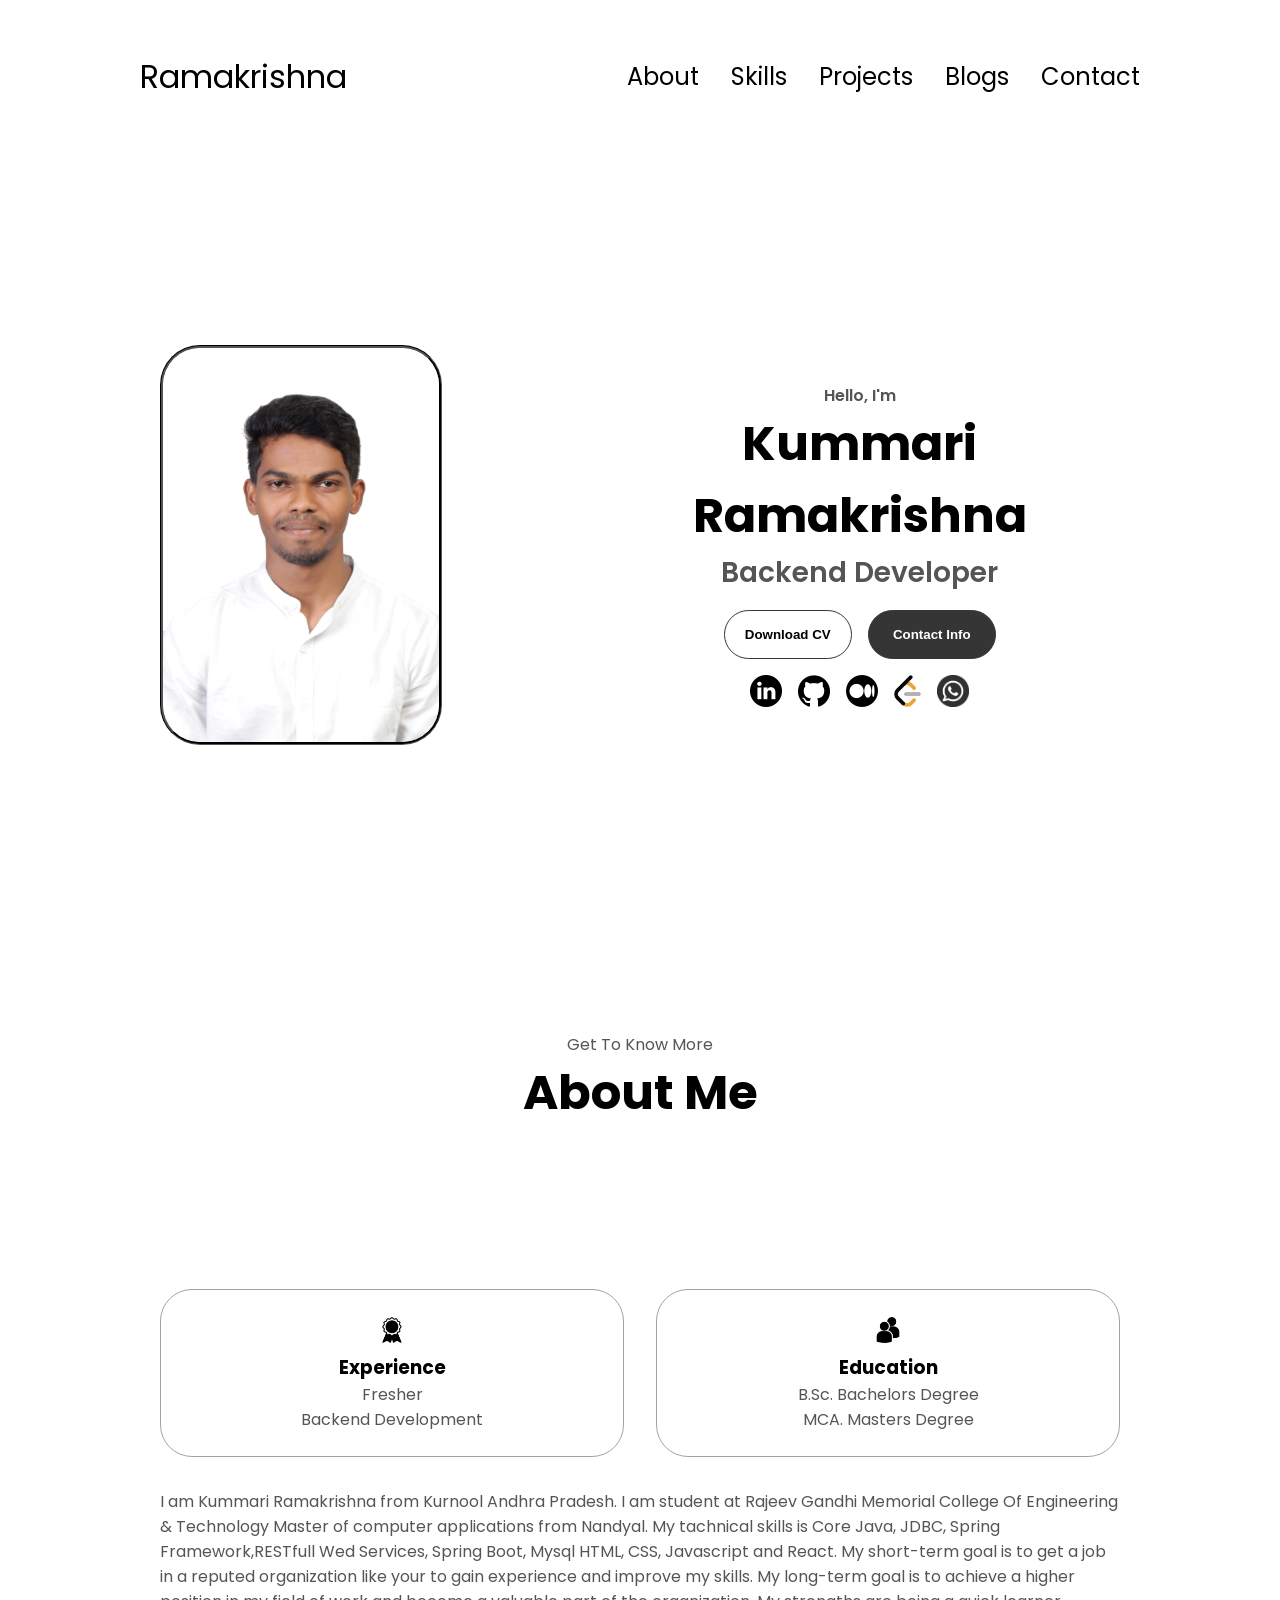
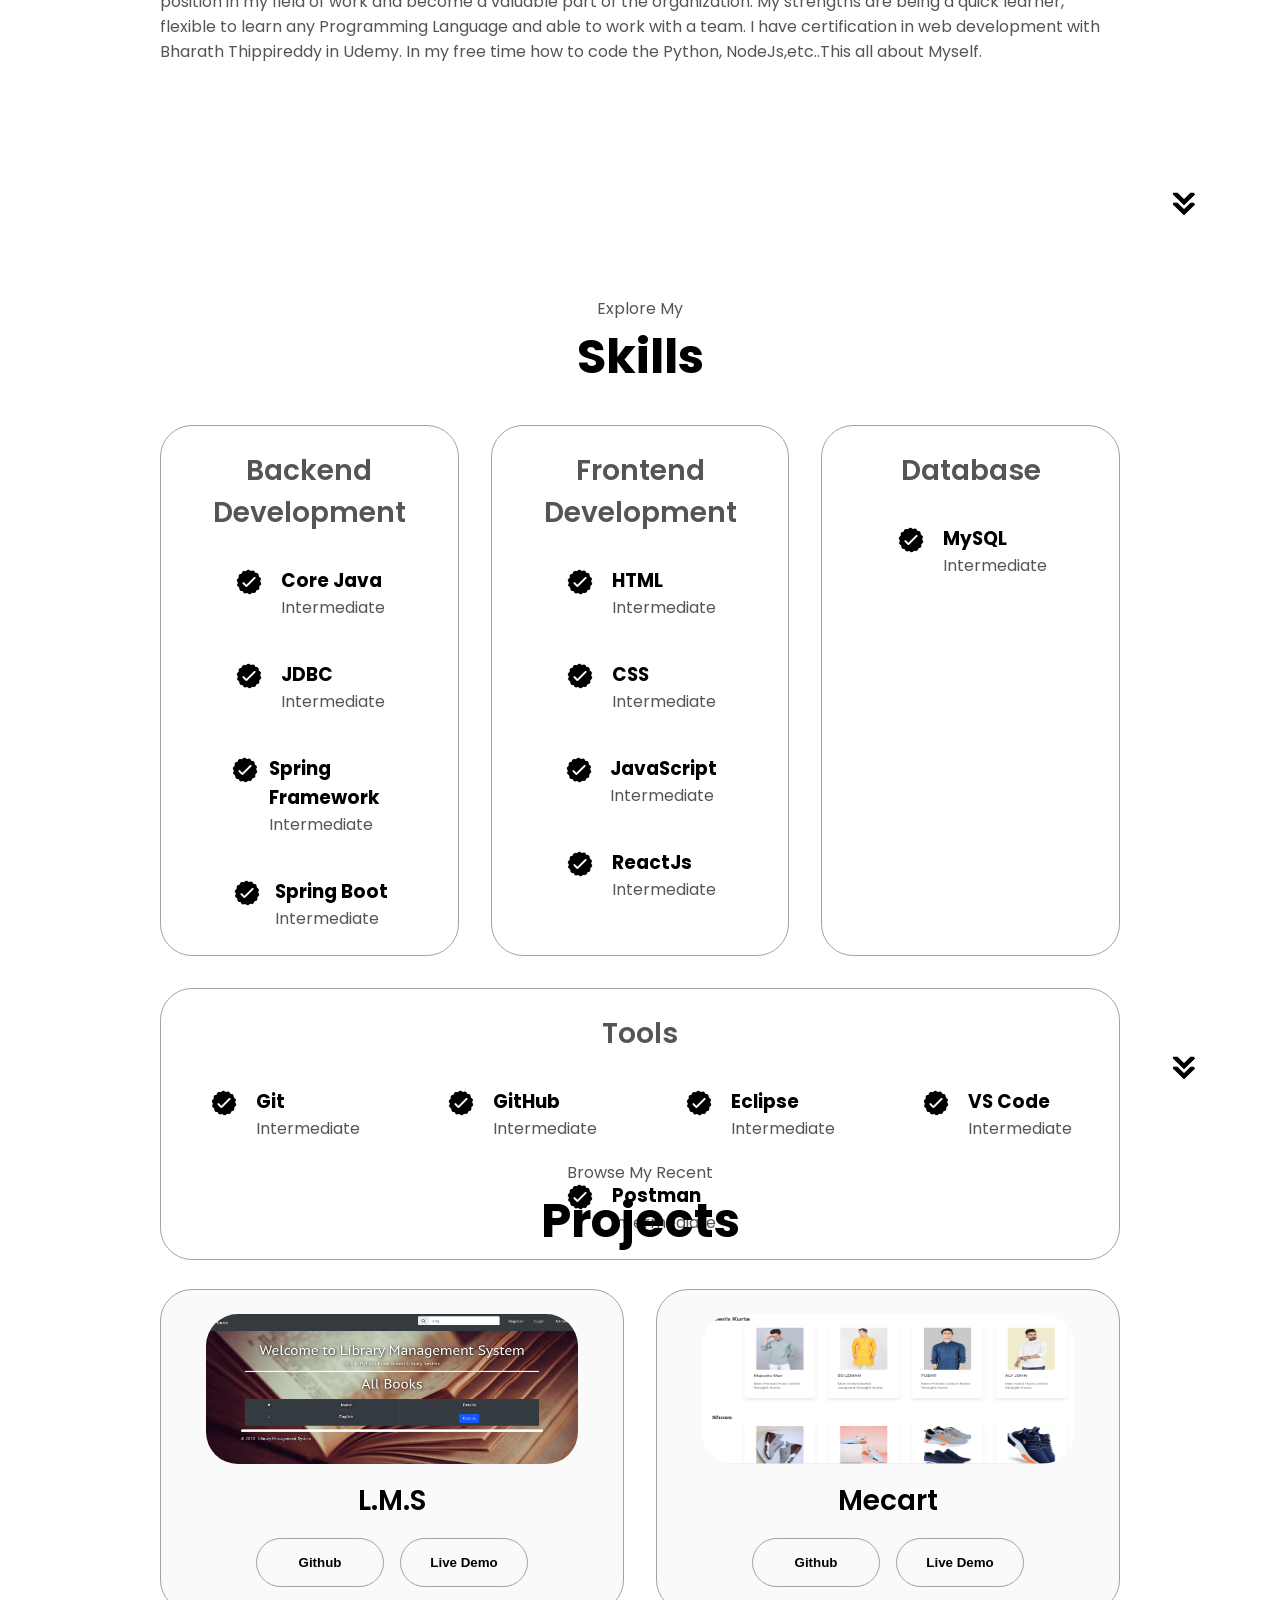
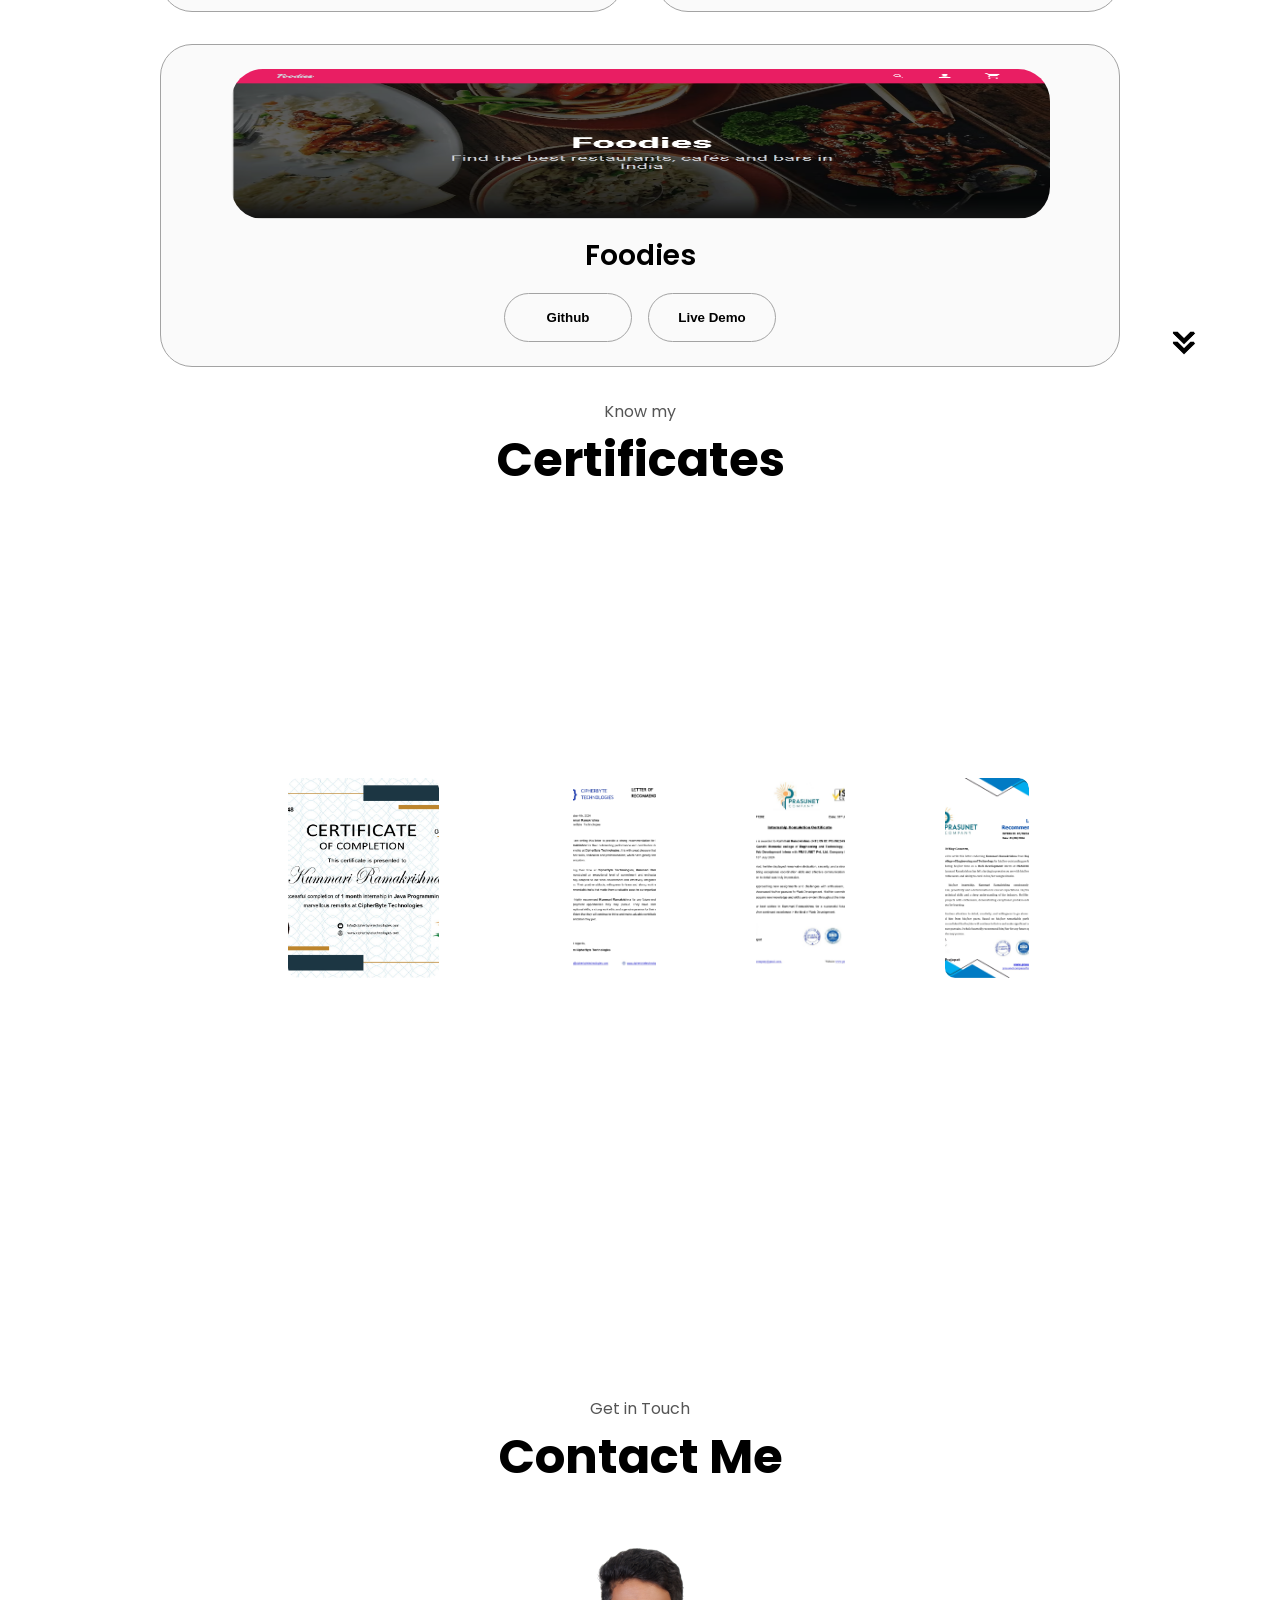
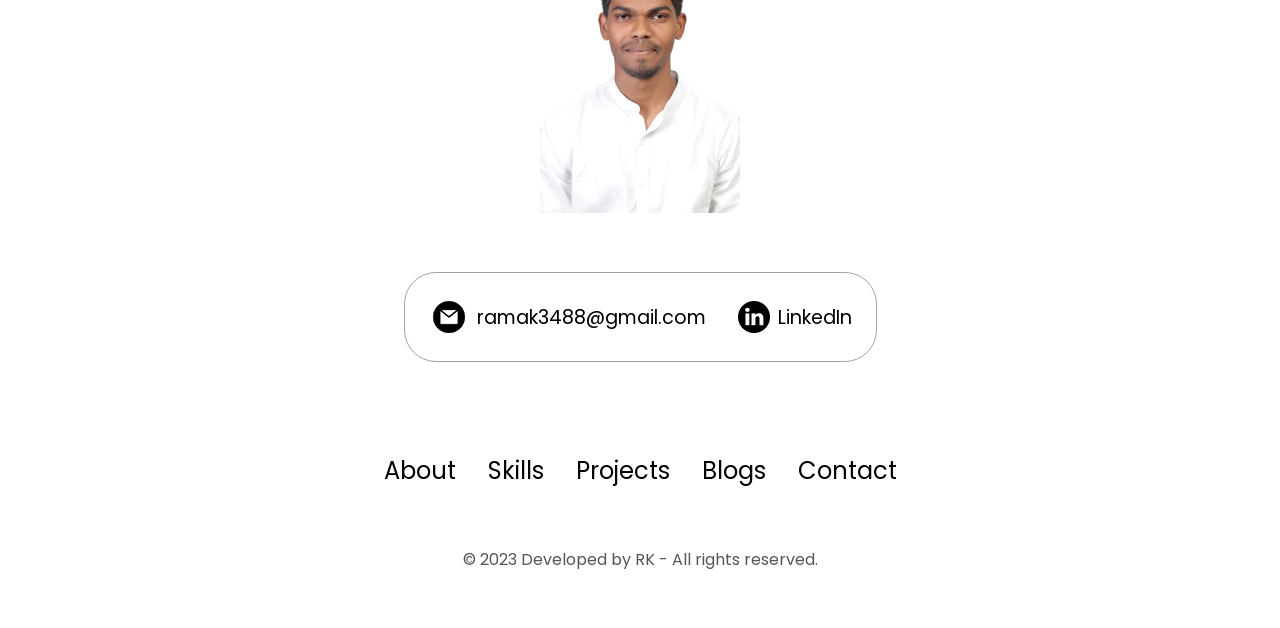
<file: Ramakrishna/index.html>
<!DOCTYPE html>
<html lang="en">
  <head>
    <meta charset="UTF-8" />
    <meta http-equiv="X-UA-Compatible" content="IE=edge" />
    <meta name="viewport" content="width=device-width, initial-scale=1.0" />
    <title>RK Portfolio</title>
    <link rel="stylesheet" href="style.css" />
    <link rel="stylesheet" href="mediaqueries.css" />
  </head>
  <body>
    <nav id="desktop-nav">
      <div class="logo">Ramakrishna</div>
      <div>
        <ul class="nav-links">
          <li><a href="#about">About</a></li>
          <li><a href="#experience">Skills</a></li>
          <li><a href="#projects">Projects</a></li>
          <li><a href="#blogs">Blogs</a></li>
          <li><a href="#contact">Contact</a></li>
        </ul>
      </div>
    </nav>
    <nav id="hamburger-nav">
      <div class="logo">Ramakrishna</div>
      <div class="hamburger-menu">
        <div class="hamburger-icon" onclick="toggleMenu()">
          <span></span>
          <span></span>
          <span></span>
        </div>
        <div class="menu-links">
          <li><a href="#about" onclick="toggleMenu()">About</a></li>
          <li><a href="#experience" onclick="toggleMenu()">Skills</a></li>
          <li><a href="#projects" onclick="toggleMenu()">Projects</a></li>
          <li><a href="#blogs" onclick="toggleMenu()">Blogs</a></li>
          <li><a href="#contact" onclick="toggleMenu()">Contact</a></li>
        </div>
      </div>
    </nav>
    <section id="profile">
      <div class="section__pic-container">
        <img  class="main-image" src="./assets/IMG_5752.JPG" alt="RK profile picture" />
      </div>
      <div class="section__text">
        <p class="section__text__p1">Hello, I'm</p>
        <h1 class="title">Kummari Ramakrishna</h1>
        <p class="section__text__p2">Backend Developer</p>
        <div class="btn-container">
          <button
            class="btn btn-color-2"
            onclick="window.open('./assets/K_Ramakrishna.pdf')"
          >
            Download CV
          </button>
          <button class="btn btn-color-1" onclick="location.href='./#contact'">
            Contact Info
          </button>
        </div>
        <div id="socials-container">
          <img
            src="./assets/linkedin.png"
            alt="My LinkedIn profile"
            class="icon"
            onclick="location.href='https://www.linkedin.com/in/k-ramakrishna-a9a9811ab/'"
          />
          <img
            src="./assets/github.png"
            alt="My Github profile"
            class="icon"
            onclick="location.href='https://github.com/RAMAKRISHNA3488'"
          />
          <img
          src="./assets/Medium.png"
          alt="Medium profile"
          class="icon"
          onclick="location.href='https://ramakrishna-01.medium.com'"
        />
        <img
        src="./assets/LeetCode.png"
        alt="Leetcode profile"
        class="icon"
        onclick="location.href='https://leetcode.com/u/Ram3488/'"
      />
      <img
      src="./assets/whatsapp.png"
      alt="Whatsapp profile"
      class="icon"
      onclick="location.href='https://wa.me/+919949920819?text=Hello%20Ram,%20I%20am'"
    />
        </div>
      </div>
    </section>
    <section id="about">
      <p class="section__text__p1">Get To Know More</p>
      <h1 class="title">About Me</h1>
      <div class="section-container">
        <!-- <div class="section__pic-container">
          <img
            src="./assets/IMG_5752.JPG"
            alt="Profile picture"
            class="about-pic"
          />
        </div> -->
        <div class="about-details-container">
          <div class="about-containers">
            <div class="details-container">
              <img
                src="./assets/experience.png"
                alt="Experience icon"
                class="icon"
              />
              <h3>Experience</h3>
              <p>Fresher <br />Backend Development</p>
            </div>
            <div class="details-container">
              <img
                src="./assets/education.png"
                alt="Education icon"
                class="icon"
              />
              <h3>Education</h3>
              <p>B.Sc. Bachelors Degree<br />MCA. Masters Degree</p>
            </div>
          </div>
          <div class="text-container">
            <p>
              I am Kummari Ramakrishna from Kurnool Andhra Pradesh. 
              I am student at Rajeev Gandhi Memorial
              College Of Engineering & Technology Master of computer applications from Nandyal. 
              My tachnical skills is Core Java, JDBC, Spring Framework,RESTfull Wed Services, Spring Boot, Mysql HTML, CSS, Javascript and React.
               My short-term goal is to get a job in a reputed organization like your to gain experience and improve my skills. 
               My long-term goal is to achieve a higher position in my field of work and become a valuable part of the organization.
                My strengths are being a quick learner, flexible to learn any Programming Language and able to work with a team.
                 I have certification in web development with Bharath Thippireddy in Udemy. In my free time how to code the Python, NodeJs,etc..This all about Myself.
            </p>
          </div>
        </div>
      </div>
      <img
        src="./assets/arrow.png"
        alt="Arrow icon"
        class="icon arrow"
        onclick="location.href='./#experience'"
      />
    </section>
    <section id="experience">
      <p class="section__text__p1">Explore My</p>
      <h1 class="title">Skills</h1>
      <div class="experience-details-container">
        <div class="about-containers">
          <div class="details-container">
            <h2 class="experience-sub-title">Backend Development</h2>
            <div class="article-container">
              <article>
                <img
                  src="./assets/checkmark.png"
                  alt="Experience icon"
                  class="icon"
                />
                <div>
                  <h3>Core Java</h3>
                  <p>Intermediate</p>
                </div>
              </article>
              <article>
                <img
                  src="./assets/checkmark.png"
                  alt="Experience icon"
                  class="icon"
                />
                <div>
                  <h3>JDBC</h3>
                  <p>Intermediate</p>
                </div>
              </article>
              <article>
                <img
                  src="./assets/checkmark.png"
                  alt="Experience icon"
                  class="icon"
                />
                <div>
                  <h3>Spring Framework</h3>
                  <p>Intermediate</p>
                </div>
              </article>
              <article>
                <img
                  src="./assets/checkmark.png"
                  alt="Experience icon"
                  class="icon"
                />
                <div>
                  <h3>Spring Boot</h3>
                  <p>Intermediate</p>
                </div>
              </article>
              
            </div>
          </div>
          <div class="details-container">
            <h2 class="experience-sub-title">Frontend Development</h2>
            <div class="article-container">
              <article>
                <img
                  src="./assets/checkmark.png"
                  alt="Experience icon"
                  class="icon"
                />
                <div>
                  <h3>HTML</h3>
                  <p>Intermediate</p>
                </div>
              </article>
              <article>
                <img
                  src="./assets/checkmark.png"
                  alt="Experience icon"
                  class="icon"
                />
                <div>
                  <h3>CSS</h3>
                  <p>Intermediate</p>
                </div>
              </article>
              <article>
                <img
                  src="./assets/checkmark.png"
                  alt="Experience icon"
                  class="icon"
                />
                <div>
                  <h3>JavaScript</h3>
                  <p>Intermediate</p>
                </div>
              </article>
              <article>
                <img
                  src="./assets/checkmark.png"
                  alt="Experience icon"
                  class="icon"
                />
                <div>
                  <h3>ReactJs</h3>
                  <p>Intermediate</p>
                </div>
              </article>
            </div>
          </div>
          <div class="details-container">
            <h2 class="experience-sub-title">Database</h2>
            <div class="article-container">
              <article>
                <img
                  src="./assets/checkmark.png"
                  alt="Experience icon"
                  class="icon"
                />
                <div>
                  <h3>MySQL</h3>
                  <p>Intermediate</p>
                </div>
              </article>

            </div>
          </div>
          <div class="details-container">
            <h2 class="experience-sub-title">Tools</h2>
            <div class="article-container">
              <article>
                <img
                  src="./assets/checkmark.png"
                  alt="Experience icon"
                  class="icon"
                />
                <div>
                  <h3>Git</h3>
                  <p>Intermediate</p>
                </div>
              </article>
              <article>
                <img
                  src="./assets/checkmark.png"
                  alt="Experience icon"
                  class="icon"
                />
                <div>
                  <h3>GitHub</h3>
                  <p>Intermediate</p>
                </div>
              </article>
              <article>
                <img
                  src="./assets/checkmark.png"
                  alt="Experience icon"
                  class="icon"
                />
                <div>
                  <h3>Eclipse</h3>
                  <p>Intermediate</p>
                </div>
              </article>
              <article>
                <img
                  src="./assets/checkmark.png"
                  alt="Experience icon"
                  class="icon"
                />
                <div>
                  <h3>VS Code</h3>
                  <p>Intermediate</p>
                </div>
              </article>
              <article>
                <img
                  src="./assets/checkmark.png"
                  alt="Experience icon"
                  class="icon"
                />
                <div>
                  <h3>Postman</h3>
                  <p>Intermediate</p>
                </div>
              </article>
            </div>
          </div>
        </div>
      </div>
      <img
        src="./assets/arrow.png"
        alt="Arrow icon"
        class="icon arrow"
        onclick="location.href='./#projects'"
      />
    </section>
    <section id="projects">
      <p class="section__text__p1">Browse My Recent</p>
      <h1 class="title">Projects</h1>
      <div class="experience-details-container">
        <div class="about-containers">
          <div class="details-container color-container">
            <div class="article-container">
              <img
                src="assets/library.png"
                alt="Project 1"
                class="project-img"
              />
            </div>
            <h2 class="experience-sub-title project-title">L.M.S</h2>
            <div class="btn-container">
              <button
                class="btn btn-color-2 project-btn"
                onclick="location.href='#'"
              >
                Github
              </button>
              <button
                class="btn btn-color-2 project-btn"
                onclick="location.href='LibraryLiveDemo.html'"
              >
                Live Demo
              </button>
            </div>
          </div>
          <div class="details-container color-container">
            <div class="article-container">
              <img
                src="./livedemo-mecart-pics/Main Mecart.png"
                alt="Project 2"
                class="project-img"
              />
            </div>
            <h2 class="experience-sub-title project-title">Mecart</h2>
            <div class="btn-container">
              <button
                class="btn btn-color-2 project-btn"
                onclick="location.href='#'"
              >
                Github
              </button>
              <button
                class="btn btn-color-2 project-btn"
                onclick="location.href='MecartLiveDemo.html'"
              >
                Live Demo
              </button>
            </div>
          </div>
          <div class="details-container color-container">
            <div class="article-container">
              <img
                src="./Foodies/Foodies-Main.png"
                alt="Project 3"
                class="project-img"
              />
            </div>
            <h2 class="experience-sub-title project-title">Foodies</h2>
            <div class="btn-container">
              <button
                class="btn btn-color-2 project-btn"
                onclick="location.href='#'"
              >
                Github
              </button>
              <button
                class="btn btn-color-2 project-btn"
                onclick="location.href='FoodiesLiveDemo.html'"
              >
                Live Demo
              </button>
            </div>
          </div>
        </div>
      </div>
      <img
        src="./assets/arrow.png"
        alt="Arrow icon"
        class="icon arrow"
        onclick="location.href='./#contact'"
      />
    </section>
    <p class="section__text__p1">Know my </p>
      <h1 class="title">Certificates</h1>
    <section class="main-blog" id="blogs">
      <div class="blogs">
        <div class="blog">
          <img src="./assets/Blogs/CiperByteCom.jpg" alt="CiperByte">
          <div class="content">
            <h1>Java Programming Intern</h1>
            <h2>CipherByte Technologies</h2>
            <p>Sep-2024 to Oct-2024</p>
            <p>-Internship Completion Certificate</p>
          </div>
        </div>
      </div>

      <div class="blogs">
        <div class="blog">
          <img src="./assets/Blogs/CiperByteRe.jpg" alt="">
          <div class="content">
            <h1>Web Development Intern</h1>
            <h2>Prasunet Company Private Limited</h2>
            <p>June-2024 to July-2024</p>
            <p>-Letter of Recommendation(LoR)</p>
          </div>
        </div>
      </div>

      <div class="blogs">
        <div class="blog">
          <img src="./assets/Blogs/Completions-Certificate.jpg" alt="">
          <div class="content">
            <h1>Web Development Intern</h1>
            <h2>Prasunet Company Private Limited</h2>
            <p>June-2024 to July-2024</p>
            <p>-Internship Completion Certificate</p>
          </div>
        </div>
      </div>

      <div class="blogs">
        <div class="blog">
          <img src="./assets/Blogs/Letter-of-Recommendation.jpg" alt="">
          <div class="content">
            <h1>Web Development Intern</h1>
            <h2>Prasunet Company Private Limited</h2>
            <p>June-2024 to July-2024</p>
            <p>-Letter of Recommendation(LoR)</p>
          </div>
        </div>
      </div>
      <img
      src="./assets/arrow.png"
      alt="Arrow icon"
      class="icon arrow"
      onclick="location.href='./#projects'"
    />
    </section>
    <section id="contact">
      <p class="section__text__p1">Get in Touch</p>
      <h1 class="title">Contact Me</h1>
      <div class="contact-me">
        <img
          src="./assets/IMG_5752.JPG"
          alt="Profile picture"
        />
      </div>
      <div class="contact-info-upper-container">
        
        <div class="contact-info-container">
          <img
            src="./assets/email.png"
            alt="Email icon"
            class="icon contact-icon email-icon"
          />
          <p><a href="mailto:ramak3488@gmail.com">ramak3488@gmail.com</a></p>
        </div>
        <div class="contact-info-container">
          <img
            src="./assets/linkedin.png"
            alt="LinkedIn icon"
            class="icon contact-icon"
          />
          <p><a href="https://www.linkedin.com/in/k-ramakrishna-a9a9811ab/">LinkedIn</a></p>
        </div>
      </div>
    </section>
    <footer>
      <nav>
        <div class="nav-links-container">
          <ul class="nav-links">
            <li><a href="#about">About</a></li>
            <li><a href="#experience">Skills</a></li>
            <li><a href="#projects">Projects</a></li>
            <li><a href="#blogs">Blogs</a></li>
            <li><a href="#contact">Contact</a></li>
          </ul>
        </div>
      </nav>
      <p>© 2023 Developed by RK - All rights reserved.</p>
    </footer>
    <script src="script.js"></script>
  </body>
</html>
</file>
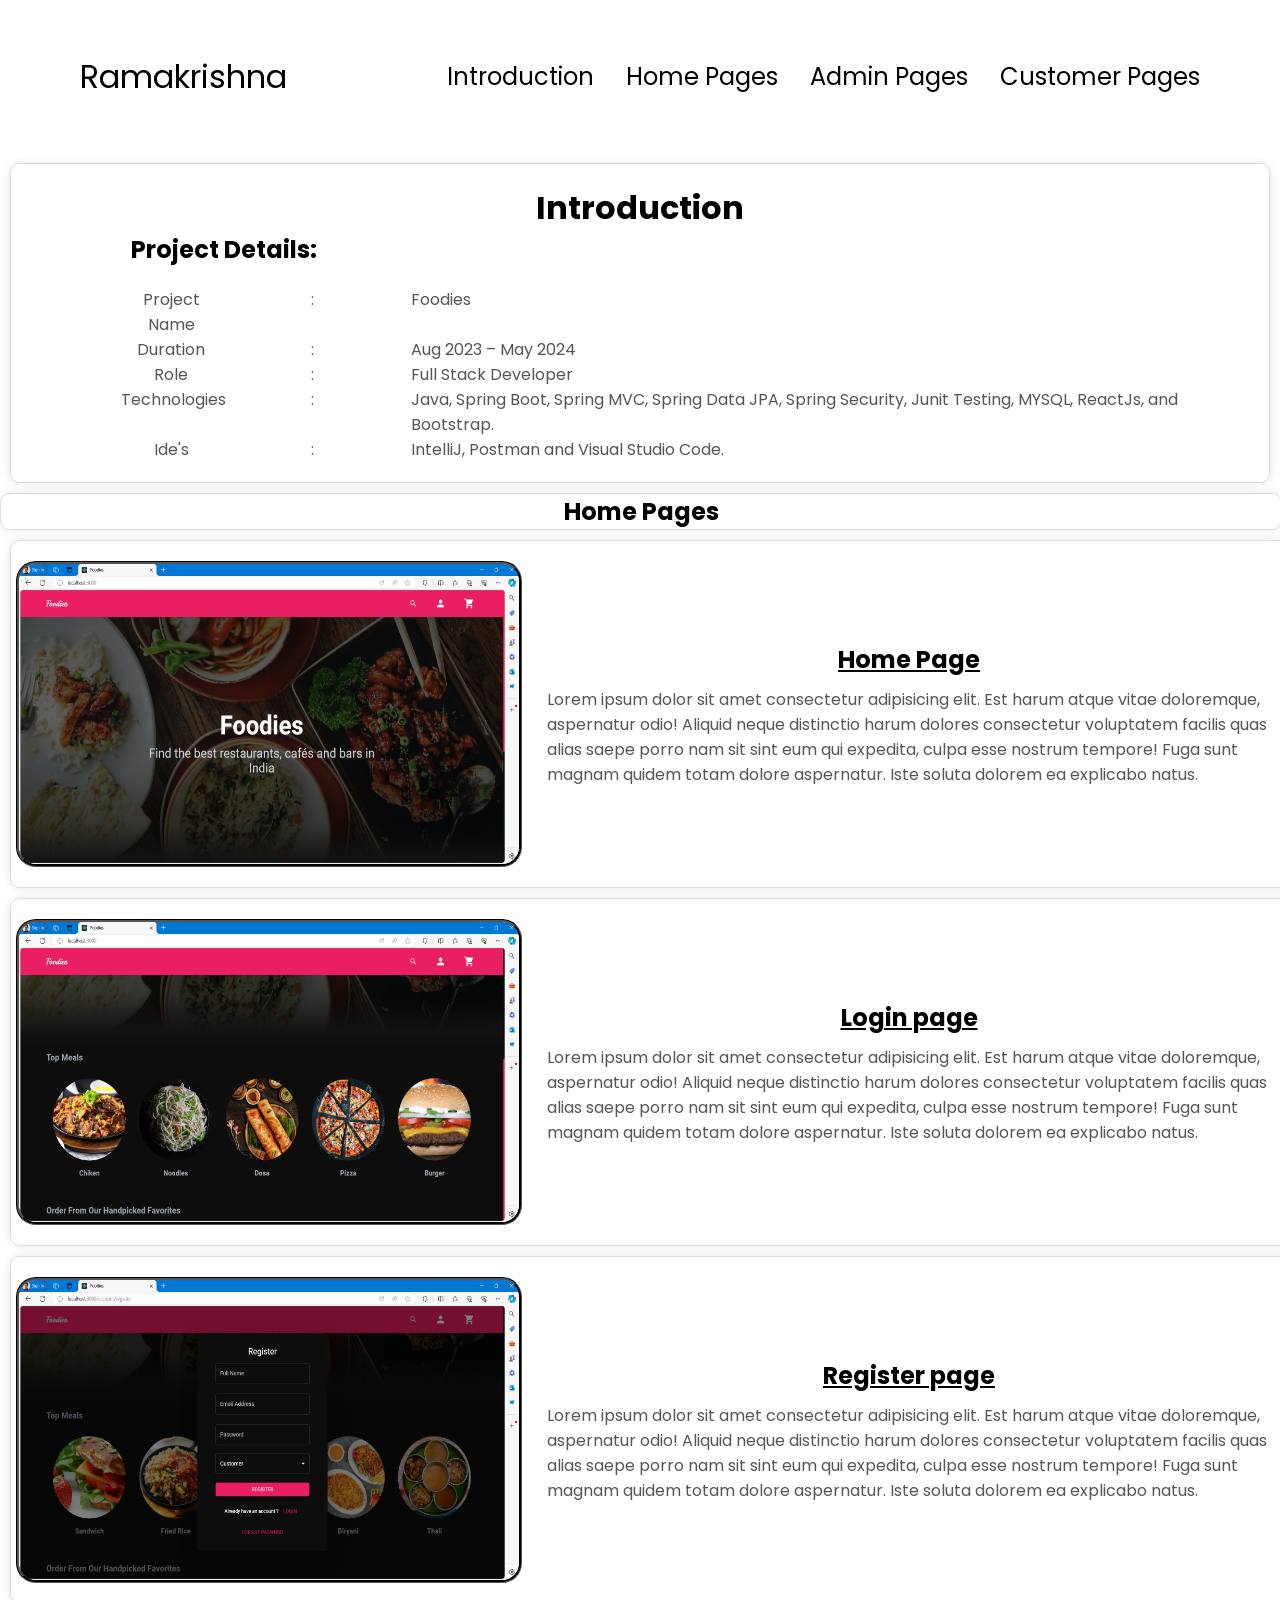
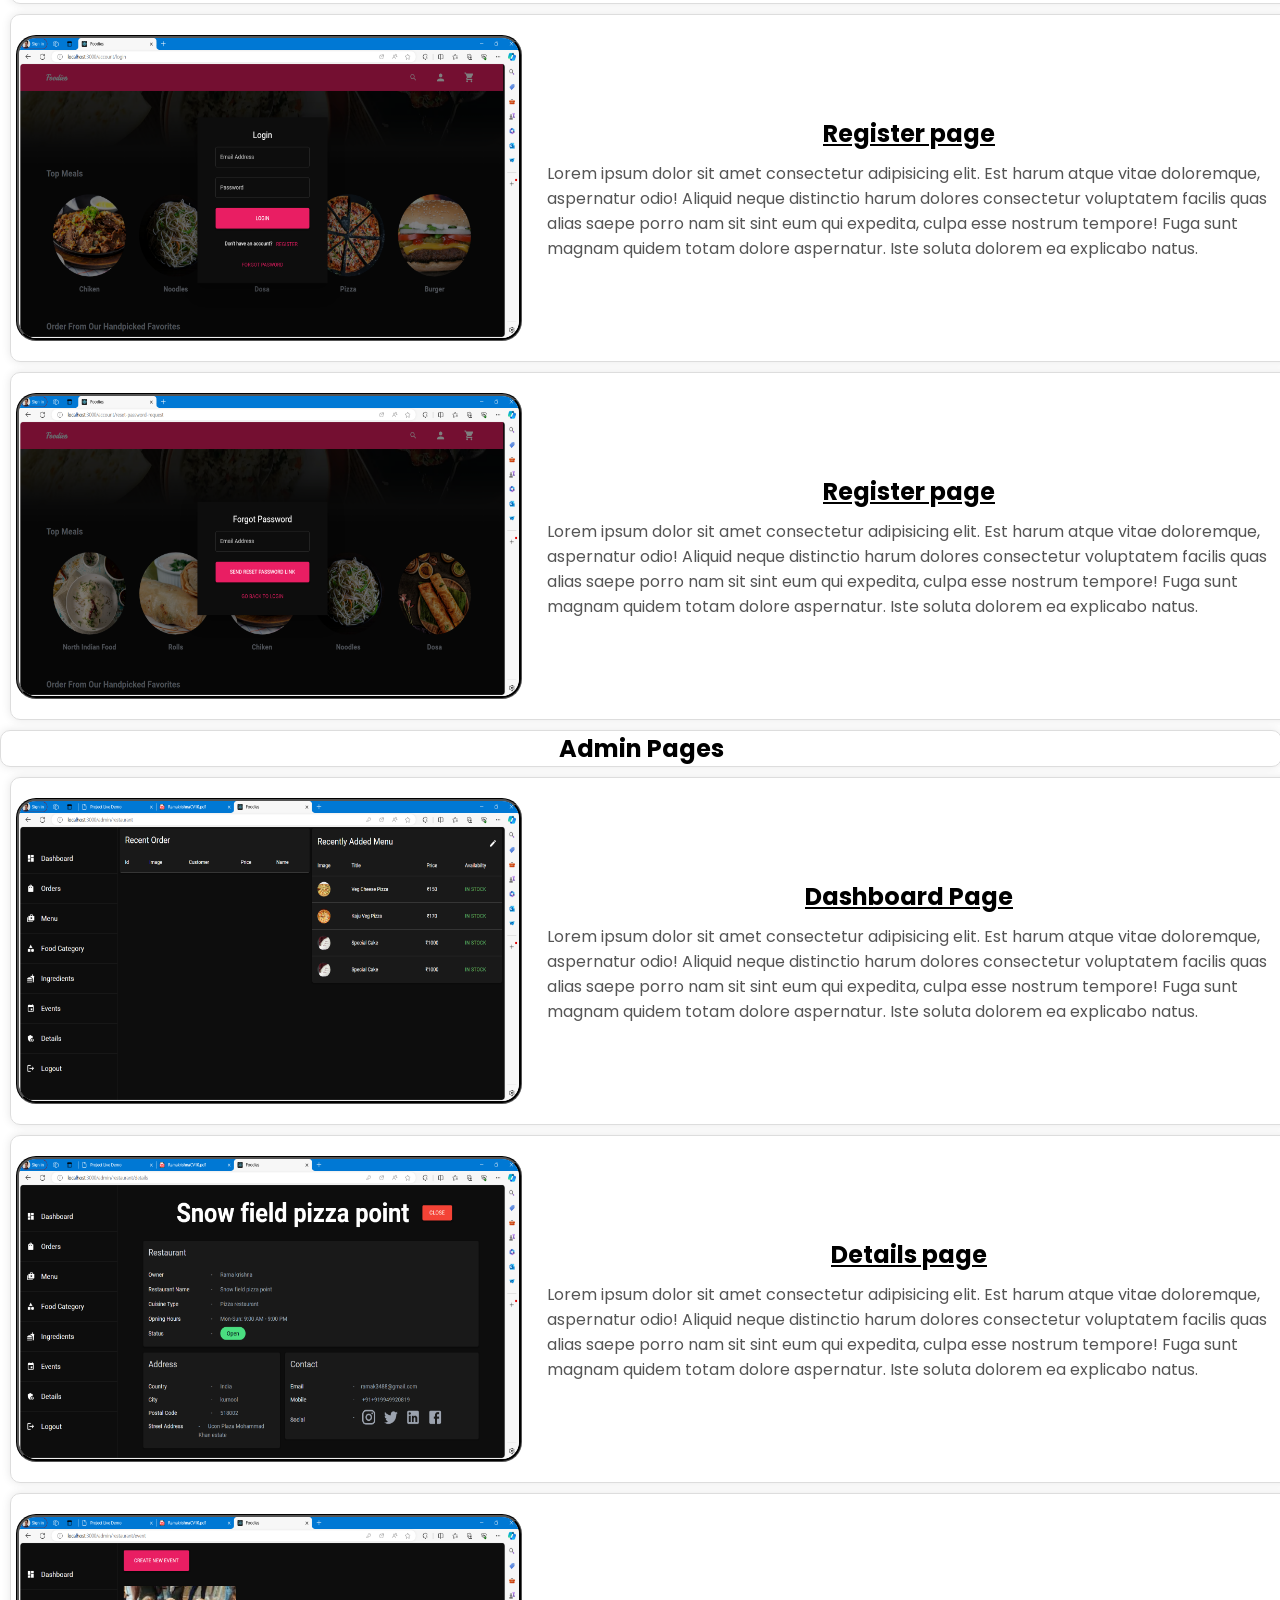
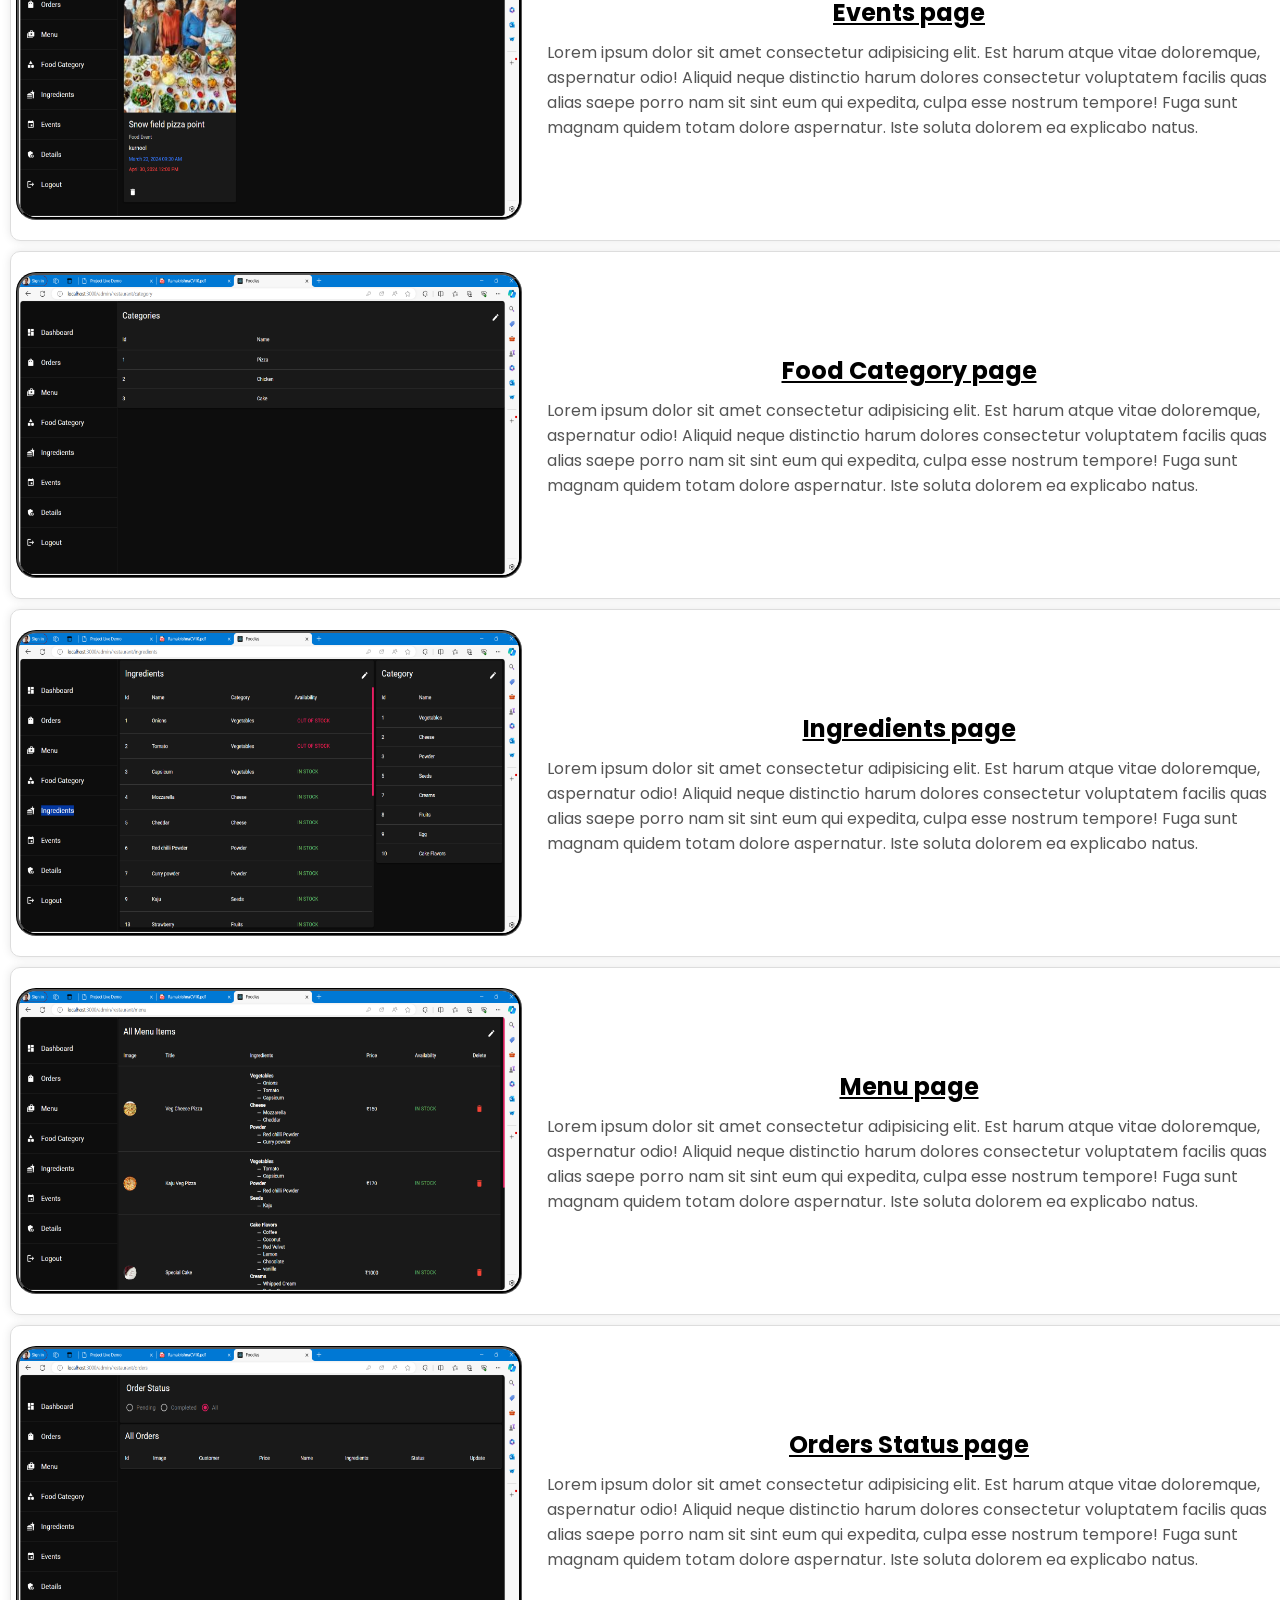
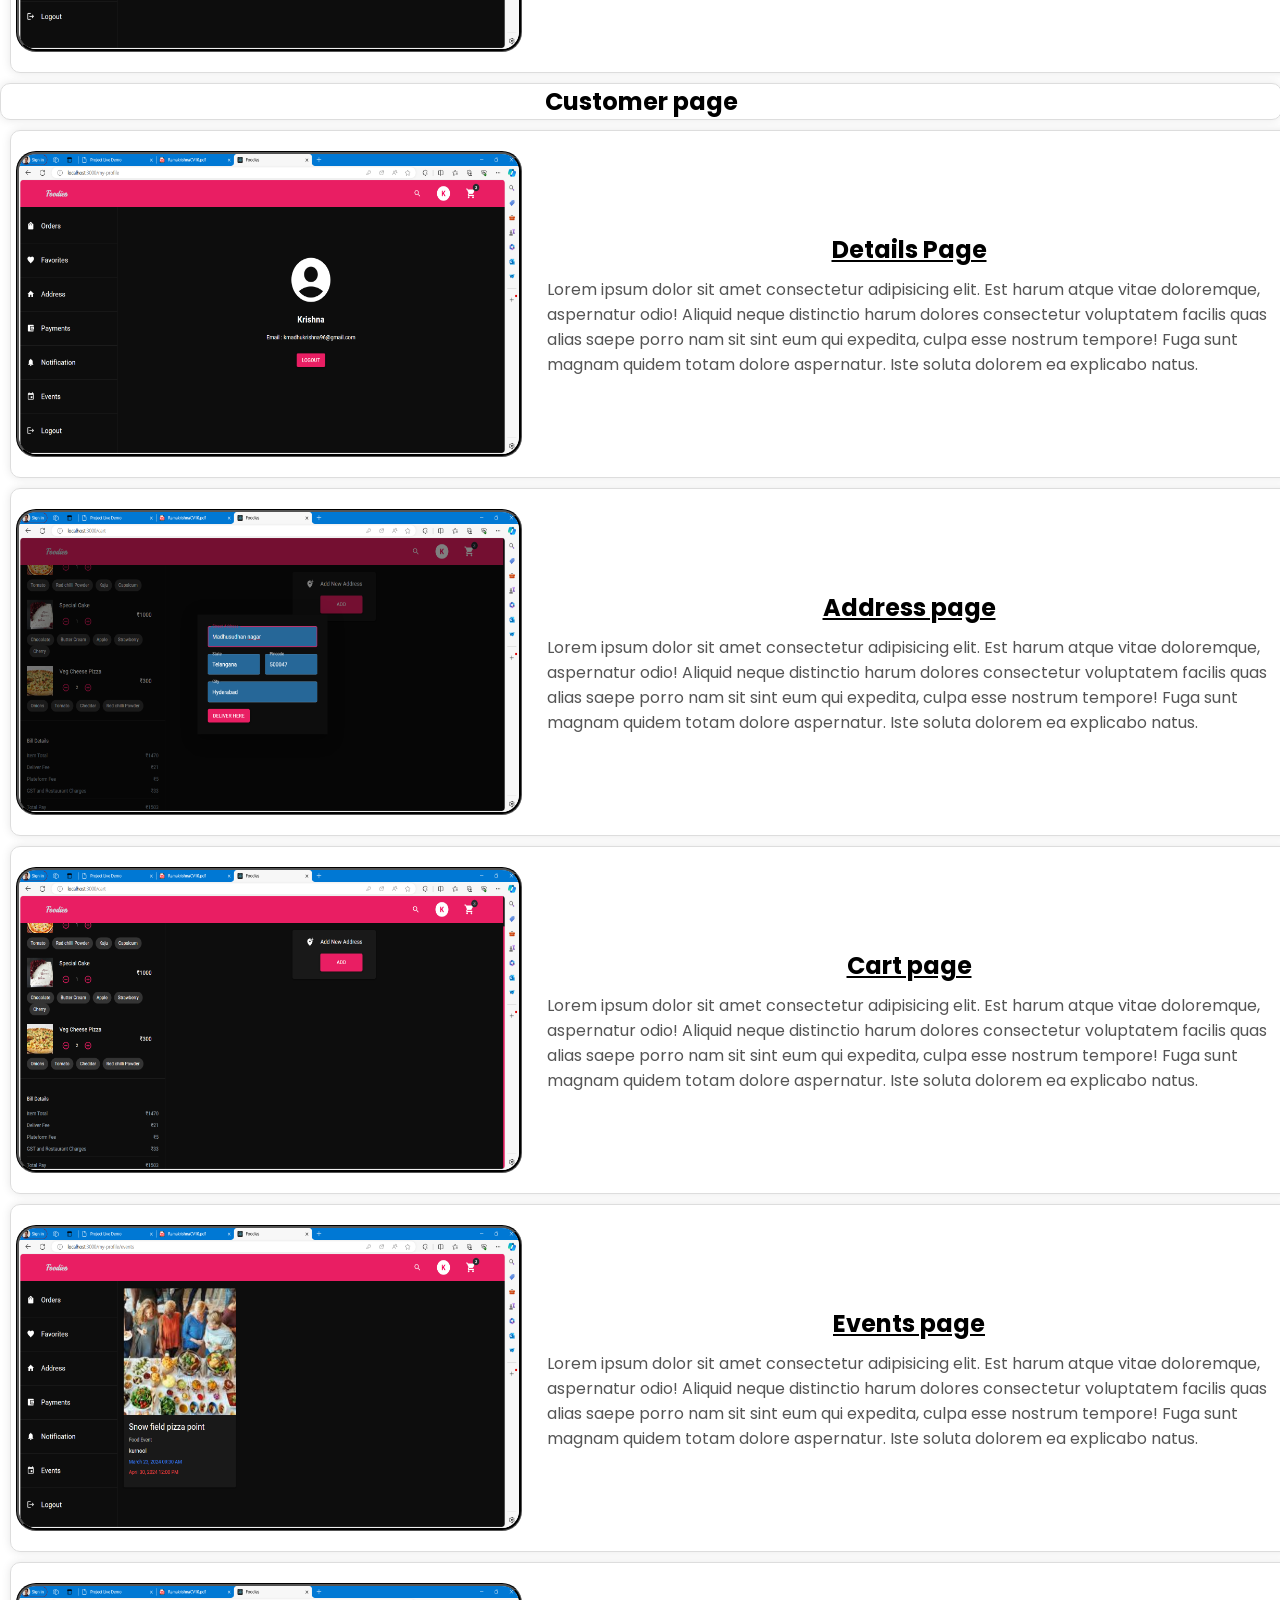
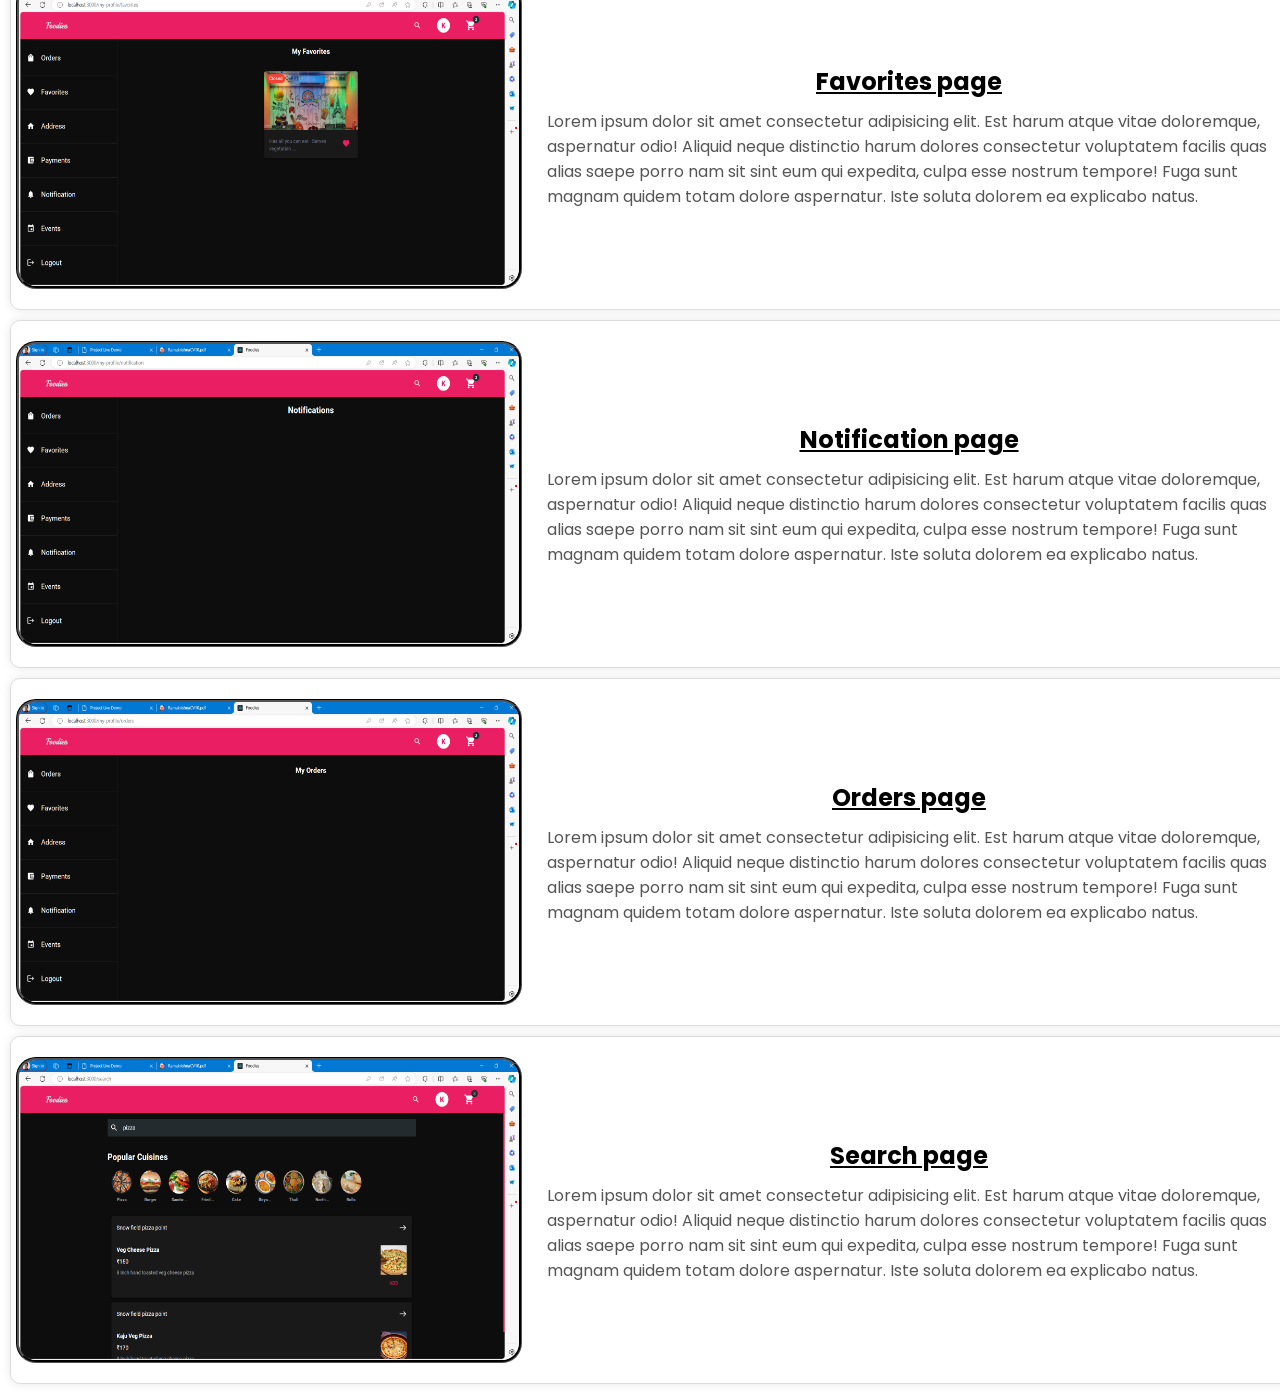
<file: Ramakrishna/FoodiesLiveDemo.html>
<!DOCTYPE html>
<html lang="en">
<head>
    <meta charset="UTF-8">
    <meta name="viewport" content="width=device-width, initial-scale=1.0">
    <title>Foodies Project Live Demo</title>
    <link rel="stylesheet" href="liveDemo.css" />
    <link rel="stylesheet" href="mecartMediaqueries.css" />
    <link rel="stylesheet" href="mediaqueries.css"/>
</head>
<body>
  <nav id="desktop-nav">
    <div class="logo">Ramakrishna</div>
    <div>
      <ul class="nav-links">
        <li><a href="#about">Introduction</a></li>
        <li><a href="#experience">Home Pages</a></li>
        <li><a href="#projects">Admin Pages</a></li>
        <li><a href="#contact">Customer Pages</a></li>
      </ul>
    </div>
  </nav>
  <nav id="hamburger-nav">
    <div class="logo">Ramakrishna</div>
    <div class="hamburger-menu">
      <div class="hamburger-icon" onclick="toggleMenu()">
        <span></span>
        <span></span>
        <span></span>
      </div>
      <div class="menu-links">
        <li><a href="#about" onclick="toggleMenu()">Introduction</a></li>
        <li><a href="#experience" onclick="toggleMenu()">Home Pages</a></li>
        <li><a href="#projects" onclick="toggleMenu()">Admin Pages</a></li>
        <li><a href="#contact" onclick="toggleMenu()">Customer Pages</a></li>
      </div>
    </div>
  </nav>
      <div id="about" class="introduction">
        <div class="introduction-1">
          <h1 > Introduction </h1>
          <h2>Project Details: </h2>
        </div>
      
        <div class="details">
          <div class="details-row">
            <p class="label">Project Name</p>
            <p class="colon">:</p>
            <p class="value">Foodies </p>
          </div>
          <div class="details-row">
            <p class="label">Duration</p>
            <p class="colon">:</p>
            <p class="value">Aug 2023 – May 2024  </p>
          </div>
          <div class="details-row">
            <p class="label">Role</p>
            <p class="colon">:</p>
            <p class="value">Full Stack Developer </p>
          </div>
          <div class="details-row">
            <p class="label">Technologies</p>
            <p class="colon">:</p>
            <p class="value">Java, Spring Boot, Spring MVC, Spring Data JPA,  
              Spring Security, Junit Testing, MYSQL, ReactJs, and Bootstrap. </p>
          </div>
          <div class="details-row">
            <p class="label">Ide's</p>
            <p class="colon">:</p>
            <p class="value"> IntelliJ, Postman and Visual Studio Code.</p>
          </div>
        </div>
      </div>
      <section id="experience" class="home-page-section">
        <div class="home-page">
          <h1>Home Pages</h1>
        </div>
      <div class="container">
        <img src="./Foodies/Homepage-1.png" alt="Home Page" >
        <div class="info">
          <h1>Home Page</h1>
          <p>Lorem ipsum dolor sit amet consectetur adipisicing elit. Est harum atque vitae doloremque, aspernatur odio! Aliquid neque distinctio harum dolores consectetur voluptatem facilis quas alias saepe porro nam sit sint eum qui expedita, culpa esse nostrum tempore! Fuga sunt magnam quidem totam dolore aspernatur. Iste soluta dolorem ea explicabo natus.</p>
        </div>
      </div>

      <div class="container">
        <img src="./Foodies/Homepage-2.png" alt="Home Page" >
        <div class="info">
          <h1>Login page</h1>
          <p>Lorem ipsum dolor sit amet consectetur adipisicing elit. Est harum atque vitae doloremque, aspernatur odio! Aliquid neque distinctio harum dolores consectetur voluptatem facilis quas alias saepe porro nam sit sint eum qui expedita, culpa esse nostrum tempore! Fuga sunt magnam quidem totam dolore aspernatur. Iste soluta dolorem ea explicabo natus.</p>
        </div>
      </div>
      <div class="container">
        <img src="./Foodies/Register.png" alt="Register Page" >
        <div class="info">
          <h1>Register page</h1>
          <p>Lorem ipsum dolor sit amet consectetur adipisicing elit. Est harum atque vitae doloremque, aspernatur odio! Aliquid neque distinctio harum dolores consectetur voluptatem facilis quas alias saepe porro nam sit sint eum qui expedita, culpa esse nostrum tempore! Fuga sunt magnam quidem totam dolore aspernatur. Iste soluta dolorem ea explicabo natus.</p>
        </div>
      </div>

      <div class="container">
        <img src="./Foodies/Login.png" alt="Login Page" >
        <div class="info">
          <h1>Register page</h1>
          <p>Lorem ipsum dolor sit amet consectetur adipisicing elit. Est harum atque vitae doloremque, aspernatur odio! Aliquid neque distinctio harum dolores consectetur voluptatem facilis quas alias saepe porro nam sit sint eum qui expedita, culpa esse nostrum tempore! Fuga sunt magnam quidem totam dolore aspernatur. Iste soluta dolorem ea explicabo natus.</p>
        </div>
      </div>

      <div class="container">
        <img src="./Foodies/Forgot.png" alt="Forgot Password Page" >
        <div class="info">
          <h1>Register page</h1>
          <p>Lorem ipsum dolor sit amet consectetur adipisicing elit. Est harum atque vitae doloremque, aspernatur odio! Aliquid neque distinctio harum dolores consectetur voluptatem facilis quas alias saepe porro nam sit sint eum qui expedita, culpa esse nostrum tempore! Fuga sunt magnam quidem totam dolore aspernatur. Iste soluta dolorem ea explicabo natus.</p>
        </div>
      </div>
    </section>

    <section id="projects" class="home-page-section">
      <div class="home-page">
        <h1>Admin Pages</h1>
      </div>
    <div class="container">
      <img src="./Foodies/Admin-Dashboard.png" alt="Dashboard Page" >
      <div class="info">
        <h1>Dashboard Page</h1>
        <p>Lorem ipsum dolor sit amet consectetur adipisicing elit. Est harum atque vitae doloremque, aspernatur odio! Aliquid neque distinctio harum dolores consectetur voluptatem facilis quas alias saepe porro nam sit sint eum qui expedita, culpa esse nostrum tempore! Fuga sunt magnam quidem totam dolore aspernatur. Iste soluta dolorem ea explicabo natus.</p>
      </div>
    </div>

    <div class="container">
      <img src="./Foodies/Admin-details.png" alt="Details Page" >
      <div class="info">
        <h1>Details page</h1>
        <p>Lorem ipsum dolor sit amet consectetur adipisicing elit. Est harum atque vitae doloremque, aspernatur odio! Aliquid neque distinctio harum dolores consectetur voluptatem facilis quas alias saepe porro nam sit sint eum qui expedita, culpa esse nostrum tempore! Fuga sunt magnam quidem totam dolore aspernatur. Iste soluta dolorem ea explicabo natus.</p>
      </div>
    </div>
    <div class="container">
      <img src="./Foodies/Admin-events.png" alt="Events Page" >
      <div class="info">
        <h1>Events page</h1>
        <p>Lorem ipsum dolor sit amet consectetur adipisicing elit. Est harum atque vitae doloremque, aspernatur odio! Aliquid neque distinctio harum dolores consectetur voluptatem facilis quas alias saepe porro nam sit sint eum qui expedita, culpa esse nostrum tempore! Fuga sunt magnam quidem totam dolore aspernatur. Iste soluta dolorem ea explicabo natus.</p>
      </div>
    </div>

    <div class="container">
      <img src="./Foodies/Admin-Food Category.png" alt="Food Category Page" >
      <div class="info">
        <h1>Food Category page</h1>
        <p>Lorem ipsum dolor sit amet consectetur adipisicing elit. Est harum atque vitae doloremque, aspernatur odio! Aliquid neque distinctio harum dolores consectetur voluptatem facilis quas alias saepe porro nam sit sint eum qui expedita, culpa esse nostrum tempore! Fuga sunt magnam quidem totam dolore aspernatur. Iste soluta dolorem ea explicabo natus.</p>
      </div>
    </div>

    <div class="container">
      <img src="./Foodies/Admin-Ingredients.png" alt="Ingredients Page" >
      <div class="info">
        <h1>Ingredients page</h1>
        <p>Lorem ipsum dolor sit amet consectetur adipisicing elit. Est harum atque vitae doloremque, aspernatur odio! Aliquid neque distinctio harum dolores consectetur voluptatem facilis quas alias saepe porro nam sit sint eum qui expedita, culpa esse nostrum tempore! Fuga sunt magnam quidem totam dolore aspernatur. Iste soluta dolorem ea explicabo natus.</p>
      </div>
    </div>
    <div class="container">
      <img src="./Foodies/Admin-menu.png" alt="Menu Page" >
      <div class="info">
        <h1>Menu page</h1>
        <p>Lorem ipsum dolor sit amet consectetur adipisicing elit. Est harum atque vitae doloremque, aspernatur odio! Aliquid neque distinctio harum dolores consectetur voluptatem facilis quas alias saepe porro nam sit sint eum qui expedita, culpa esse nostrum tempore! Fuga sunt magnam quidem totam dolore aspernatur. Iste soluta dolorem ea explicabo natus.</p>
      </div>
    </div>

    <div class="container">
      <img src="./Foodies/Admin-orders.png" alt="Orders Page" >
      <div class="info">
        <h1>Orders Status page</h1>
        <p>Lorem ipsum dolor sit amet consectetur adipisicing elit. Est harum atque vitae doloremque, aspernatur odio! Aliquid neque distinctio harum dolores consectetur voluptatem facilis quas alias saepe porro nam sit sint eum qui expedita, culpa esse nostrum tempore! Fuga sunt magnam quidem totam dolore aspernatur. Iste soluta dolorem ea explicabo natus.</p>
      </div>
    </div>
  </section>

  <section id="contact" class="home-page-section">
    <div class="home-page">
      <h1>Customer page</h1>
    </div>
  <div class="container">
    <img src="./Foodies/Customer-details.png" alt="Details Page" >
    <div class="info">
      <h1>Details Page</h1>
      <p>Lorem ipsum dolor sit amet consectetur adipisicing elit. Est harum atque vitae doloremque, aspernatur odio! Aliquid neque distinctio harum dolores consectetur voluptatem facilis quas alias saepe porro nam sit sint eum qui expedita, culpa esse nostrum tempore! Fuga sunt magnam quidem totam dolore aspernatur. Iste soluta dolorem ea explicabo natus.</p>
    </div>
  </div>

  <div class="container">
    <img src="./Foodies/Customer-address.png" alt="Address Page" >
    <div class="info">
      <h1>Address page</h1>
      <p>Lorem ipsum dolor sit amet consectetur adipisicing elit. Est harum atque vitae doloremque, aspernatur odio! Aliquid neque distinctio harum dolores consectetur voluptatem facilis quas alias saepe porro nam sit sint eum qui expedita, culpa esse nostrum tempore! Fuga sunt magnam quidem totam dolore aspernatur. Iste soluta dolorem ea explicabo natus.</p>
    </div>
  </div>

  <div class="container">
    <img src="./Foodies/Customer-cart.png" alt="Cart Page" >
    <div class="info">
      <h1>Cart page</h1>
      <p>Lorem ipsum dolor sit amet consectetur adipisicing elit. Est harum atque vitae doloremque, aspernatur odio! Aliquid neque distinctio harum dolores consectetur voluptatem facilis quas alias saepe porro nam sit sint eum qui expedita, culpa esse nostrum tempore! Fuga sunt magnam quidem totam dolore aspernatur. Iste soluta dolorem ea explicabo natus.</p>
    </div>
  </div>

  <div class="container">
    <img src="./Foodies/Customer-events.png" alt="Events Page" >
    <div class="info">
      <h1>Events page</h1>
      <p>Lorem ipsum dolor sit amet consectetur adipisicing elit. Est harum atque vitae doloremque, aspernatur odio! Aliquid neque distinctio harum dolores consectetur voluptatem facilis quas alias saepe porro nam sit sint eum qui expedita, culpa esse nostrum tempore! Fuga sunt magnam quidem totam dolore aspernatur. Iste soluta dolorem ea explicabo natus.</p>
    </div>
  </div>

  <div class="container">
    <img src="./Foodies/Customer-Favorites.png" alt="Favorites Page" >
    <div class="info">
      <h1>Favorites page</h1>
      <p>Lorem ipsum dolor sit amet consectetur adipisicing elit. Est harum atque vitae doloremque, aspernatur odio! Aliquid neque distinctio harum dolores consectetur voluptatem facilis quas alias saepe porro nam sit sint eum qui expedita, culpa esse nostrum tempore! Fuga sunt magnam quidem totam dolore aspernatur. Iste soluta dolorem ea explicabo natus.</p>
    </div>
  </div>

  <div class="container">
    <img src="./Foodies/Customer-notifications.png" alt="Notifications Page" >
    <div class="info">
      <h1>Notification page</h1>
      <p>Lorem ipsum dolor sit amet consectetur adipisicing elit. Est harum atque vitae doloremque, aspernatur odio! Aliquid neque distinctio harum dolores consectetur voluptatem facilis quas alias saepe porro nam sit sint eum qui expedita, culpa esse nostrum tempore! Fuga sunt magnam quidem totam dolore aspernatur. Iste soluta dolorem ea explicabo natus.</p>
    </div>
  </div>

  <div class="container">
    <img src="./Foodies/Customer-orders.png" alt="Orders Page" >
    <div class="info">
      <h1>Orders page</h1>
      <p>Lorem ipsum dolor sit amet consectetur adipisicing elit. Est harum atque vitae doloremque, aspernatur odio! Aliquid neque distinctio harum dolores consectetur voluptatem facilis quas alias saepe porro nam sit sint eum qui expedita, culpa esse nostrum tempore! Fuga sunt magnam quidem totam dolore aspernatur. Iste soluta dolorem ea explicabo natus.</p>
    </div>
  </div>

  <div class="container">
    <img src="./Foodies/Customer-Search.png" alt="Search Page" >
    <div class="info">
      <h1>Search page</h1>
      <p>Lorem ipsum dolor sit amet consectetur adipisicing elit. Est harum atque vitae doloremque, aspernatur odio! Aliquid neque distinctio harum dolores consectetur voluptatem facilis quas alias saepe porro nam sit sint eum qui expedita, culpa esse nostrum tempore! Fuga sunt magnam quidem totam dolore aspernatur. Iste soluta dolorem ea explicabo natus.</p>
    </div>
  </div>
</section>
      <script src="script.js"></script>
</body>
</html>
</file>
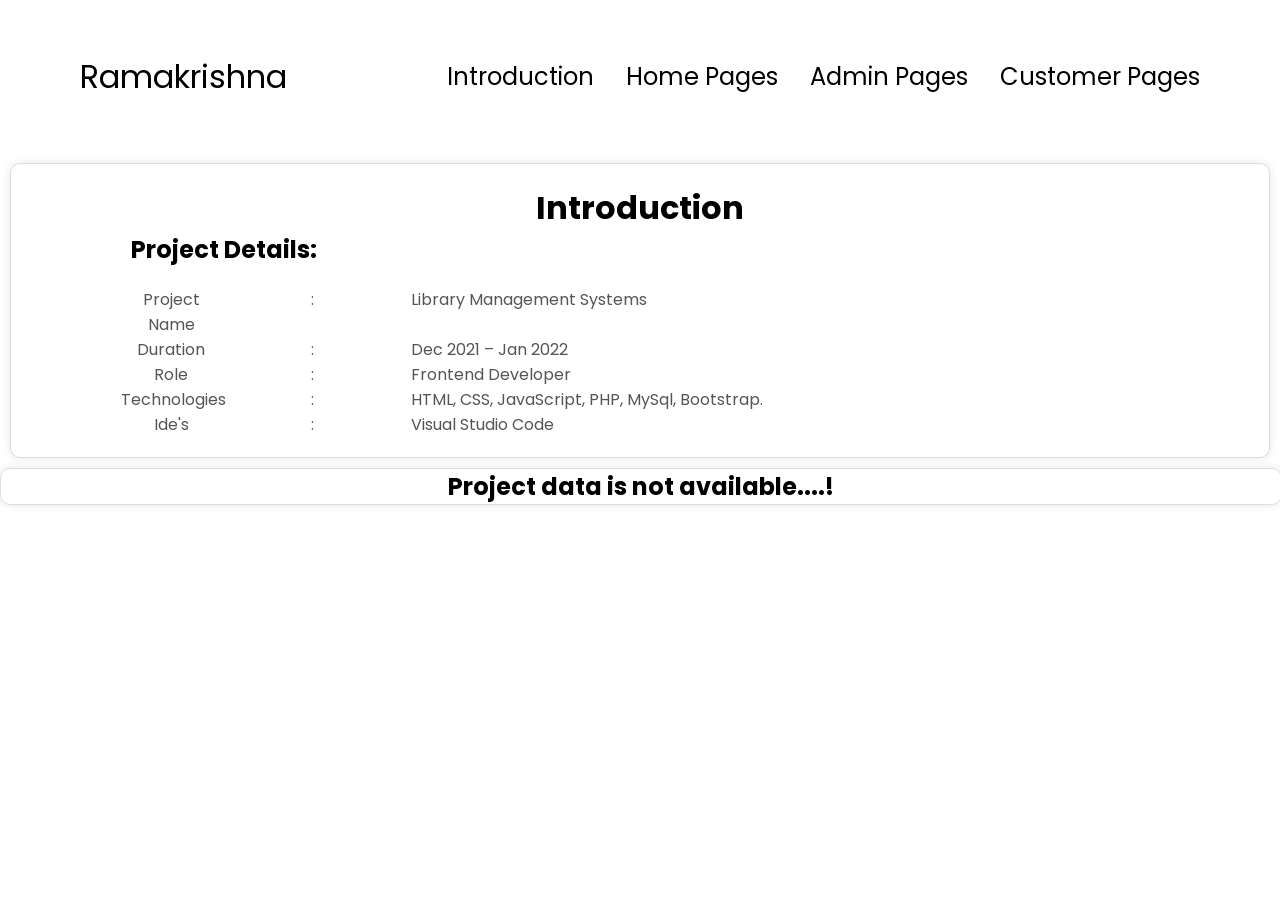
<file: Ramakrishna/LibraryDemo.html>
<!DOCTYPE html>
<html lang="en">
<head>
    <meta charset="UTF-8">
    <meta name="viewport" content="width=device-width, initial-scale=1.0">
    <title>L.M.S Project Live Demo</title>
    <link rel="stylesheet" href="liveDemo.css" />
    <link rel="stylesheet" href="mecartMediaqueries.css" />
    <link rel="stylesheet" href="mediaqueries.css"/>
</head>
<body>
  <nav id="desktop-nav">
    <div class="logo">Ramakrishna</div>
    <div>
      <ul class="nav-links">
        <li><a href="#about">Introduction</a></li>
        <li><a href="#experience">Home Pages</a></li>
        <li><a href="#projects">Admin Pages</a></li>
        <li><a href="#contact">Customer Pages</a></li>
      </ul>
    </div>
  </nav>
  <nav id="hamburger-nav">
    <div class="logo">Ramakrishna</div>
    <div class="hamburger-menu">
      <div class="hamburger-icon" onclick="toggleMenu()">
        <span></span>
        <span></span>
        <span></span>
      </div>
      <div class="menu-links">
        <li><a href="#about" onclick="toggleMenu()">Introduction</a></li>
        <li><a href="#experience" onclick="toggleMenu()">Home Pages</a></li>
        <li><a href="#projects" onclick="toggleMenu()">Admin Pages</a></li>
        <li><a href="#contact" onclick="toggleMenu()">Customer Pages</a></li>
      </div>
    </div>
  </nav>
      <div id="about" class="introduction">
        <div class="introduction-1">
          <h1 > Introduction </h1>
          <h2>Project Details: </h2>
        </div>
      
        <div class="details">
          <div class="details-row">
            <p class="label">Project Name</p>
            <p class="colon">:</p>
            <p class="value">Library Management Systems</p>
          </div>
          <div class="details-row">
            <p class="label">Duration</p>
            <p class="colon">:</p>
            <p class="value">Dec 2021 – Jan 2022  </p>
          </div>
          <div class="details-row">
            <p class="label">Role</p>
            <p class="colon">:</p>
            <p class="value">Frontend Developer</p>
          </div>
          <div class="details-row">
            <p class="label">Technologies</p>
            <p class="colon">:</p>
            <p class="value">HTML, CSS, JavaScript, PHP, MySql, Bootstrap.</p>
          </div>
          <div class="details-row">
            <p class="label">Ide's</p>
            <p class="colon">:</p>
            <p class="value">Visual Studio Code</p>
          </div>
        </div>
      </div>
      <section id="experience" class="home-page-section">
        <div class="home-page">
          <h1>Project data is not available....!</h1>
        </div>
  </section>

      <script src="script.js"></script>
</body>
</html>
</file>
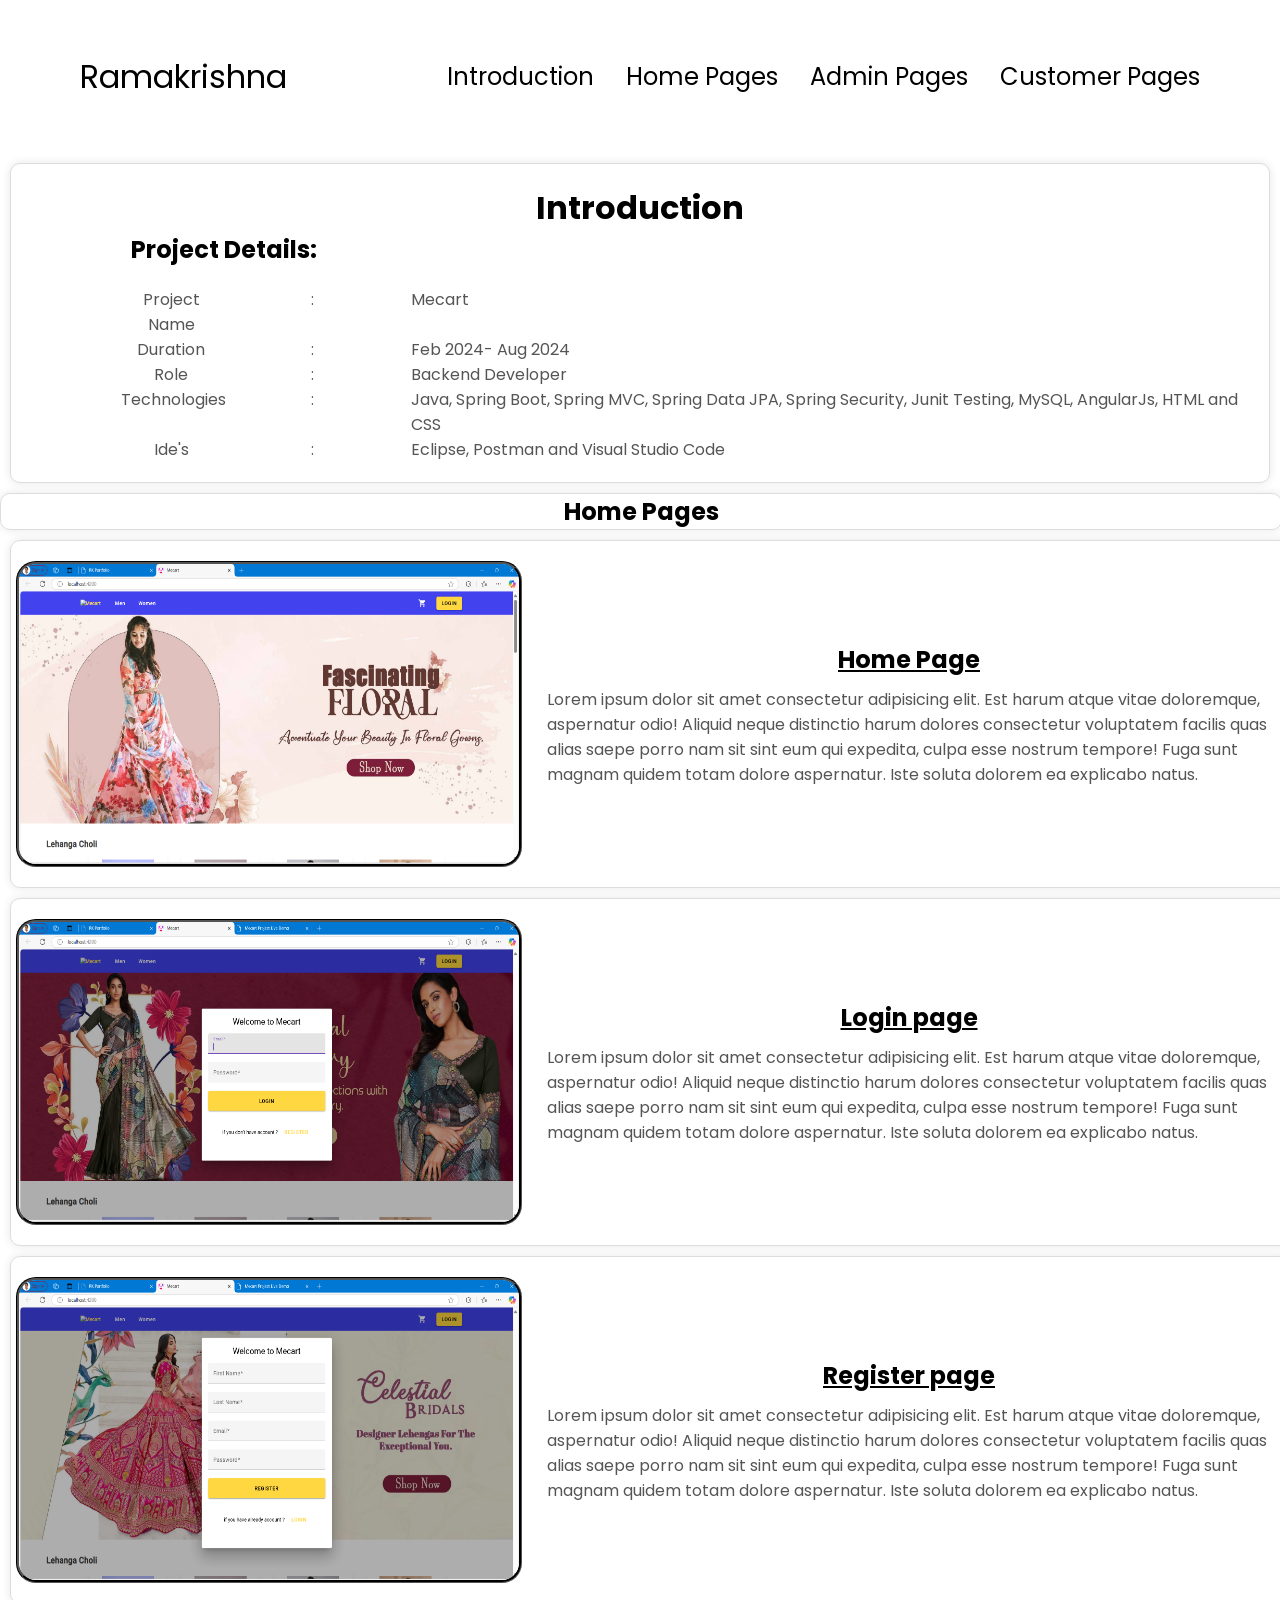
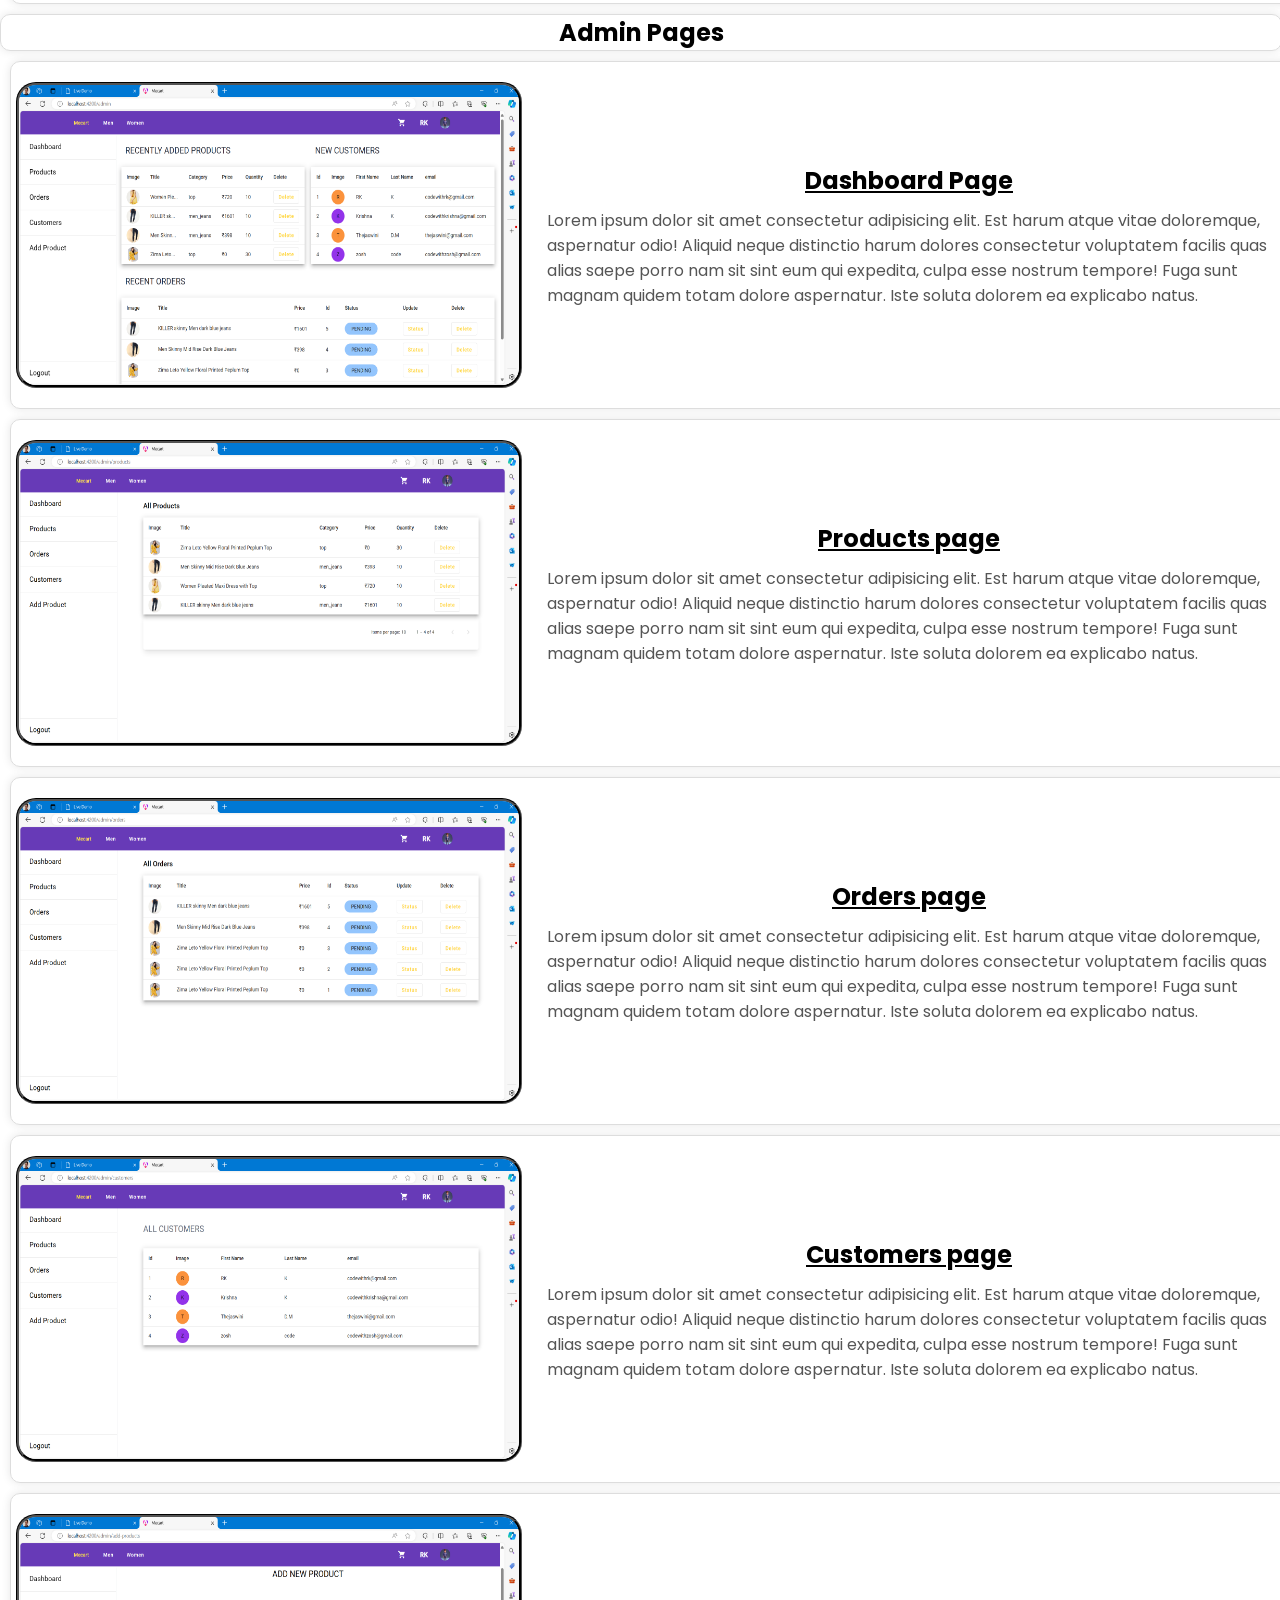
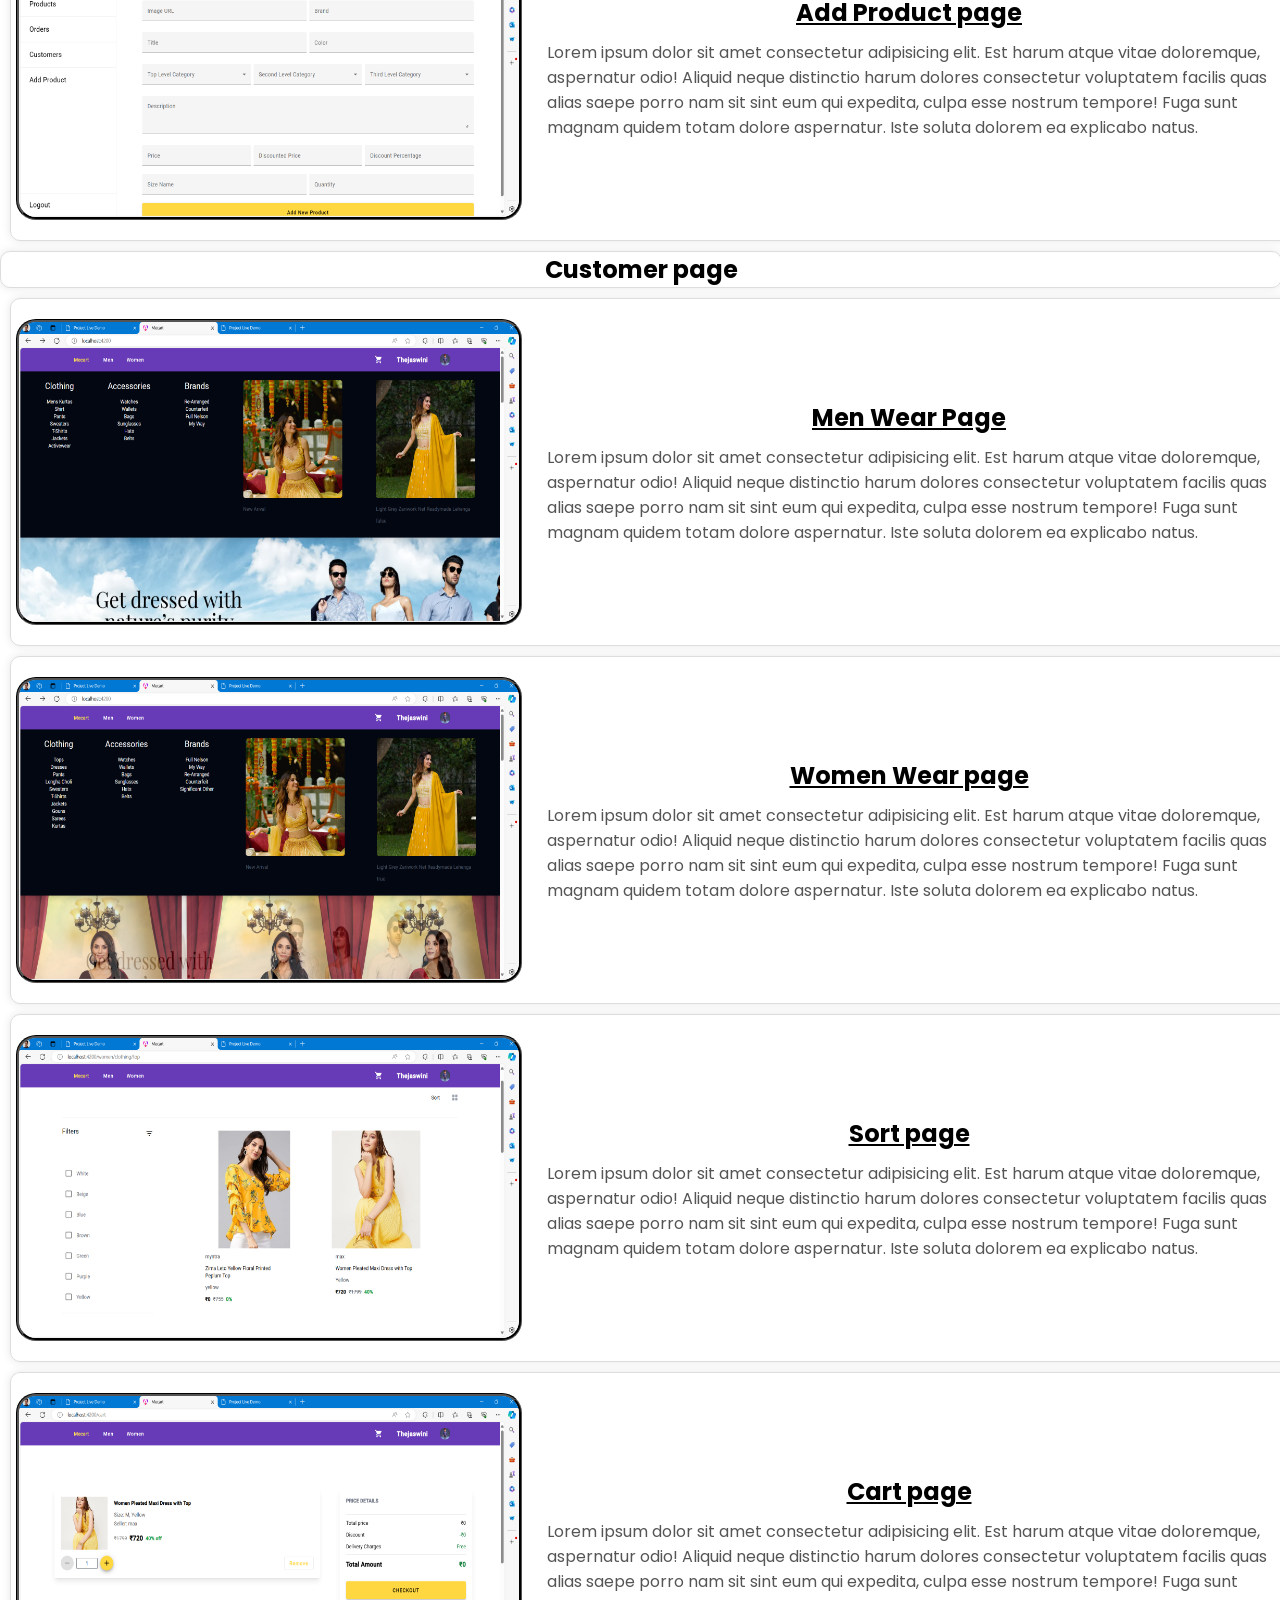
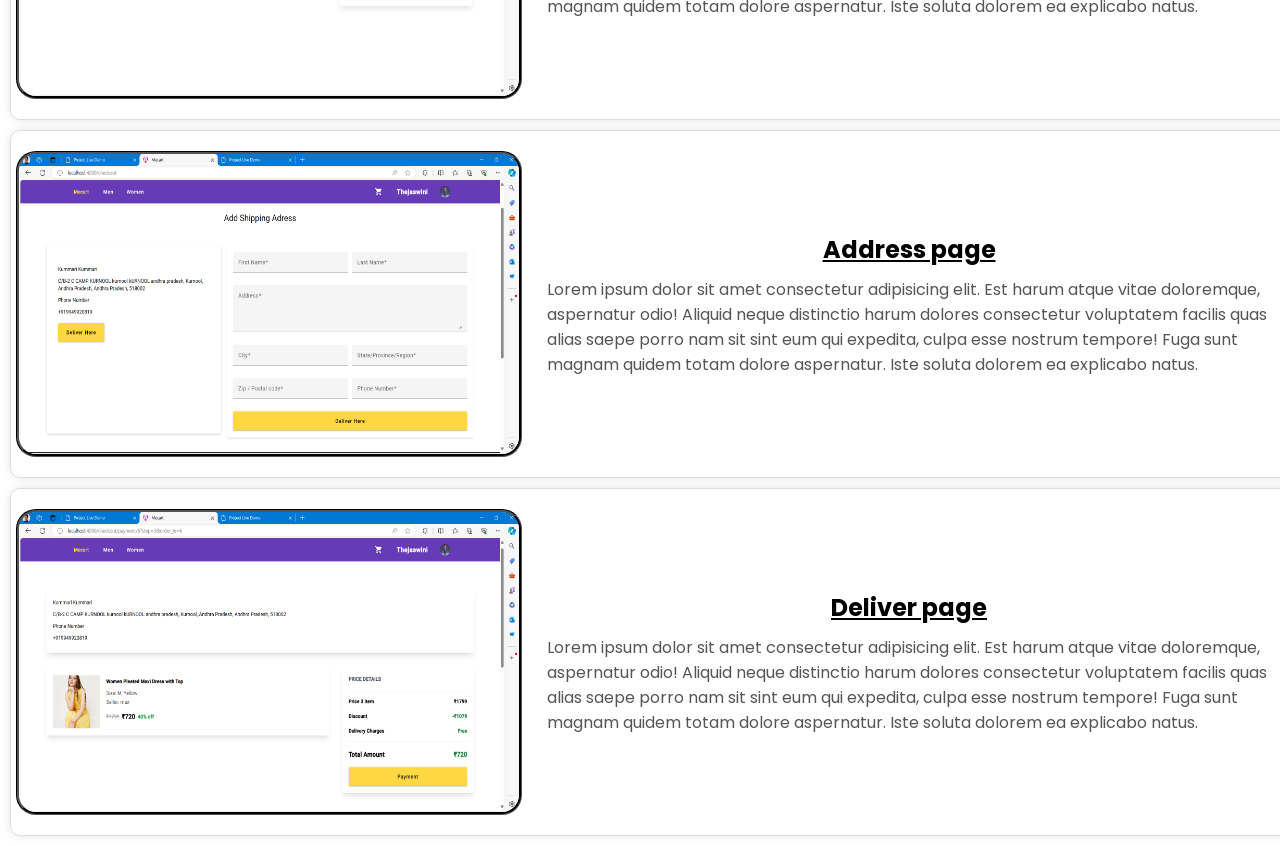
<file: Ramakrishna/LiveDemo.html>
<!DOCTYPE html>
<html lang="en">
<head>
    <meta charset="UTF-8">
    <meta name="viewport" content="width=device-width, initial-scale=1.0">
    <title>Mecart Project Live Demo</title>
    <link rel="stylesheet" href="liveDemo.css" />
    <link rel="stylesheet" href="mecartMediaqueries.css" />
    <link rel="stylesheet" href="mediaqueries.css"/>
</head>
<body>
  <nav id="desktop-nav">
    <div class="logo">Ramakrishna</div>
    <div>
      <ul class="nav-links">
        <li><a href="#about">Introduction</a></li>
        <li><a href="#experience">Home Pages</a></li>
        <li><a href="#projects">Admin Pages</a></li>
        <li><a href="#contact">Customer Pages</a></li>
      </ul>
    </div>
  </nav>
  <nav id="hamburger-nav">
    <div class="logo">Ramakrishna</div>
    <div class="hamburger-menu">
      <div class="hamburger-icon" onclick="toggleMenu()">
        <span></span>
        <span></span>
        <span></span>
      </div>
      <div class="menu-links">
        <li><a href="#about" onclick="toggleMenu()">Introduction</a></li>
        <li><a href="#experience" onclick="toggleMenu()">Home Pages</a></li>
        <li><a href="#projects" onclick="toggleMenu()">Admin Pages</a></li>
        <li><a href="#contact" onclick="toggleMenu()">Customer Pages</a></li>
      </div>
    </div>
  </nav>
      <div id="about" class="introduction">
        <div class="introduction-1">
          <h1 > Introduction </h1>
          <h2>Project Details: </h2>
        </div>
      
        <div class="details">
          <div class="details-row">
            <p class="label">Project Name</p>
            <p class="colon">:</p>
            <p class="value">Mecart </p>
          </div>
          <div class="details-row">
            <p class="label">Duration</p>
            <p class="colon">:</p>
            <p class="value">Feb 2024- Aug 2024 </p>
          </div>
          <div class="details-row">
            <p class="label">Role</p>
            <p class="colon">:</p>
            <p class="value">Backend Developer</p>
          </div>
          <div class="details-row">
            <p class="label">Technologies</p>
            <p class="colon">:</p>
            <p class="value">Java, Spring Boot, Spring MVC, Spring Data JPA, Spring Security, Junit Testing, MySQL, AngularJs, HTML and CSS</p>
          </div>
          <div class="details-row">
            <p class="label">Ide's</p>
            <p class="colon">:</p>
            <p class="value">Eclipse, Postman and Visual Studio Code</p>
          </div>
        </div>
      </div>
      <section id="experience" class="home-page-section">
        <div class="home-page">
          <h1>Home Pages</h1>
        </div>
      <div class="container">
        <img src="./livedemo-mecart-pics/home-page.png" alt="Home Page" >
        <div class="info">
          <h1>Home Page</h1>
          <p>Lorem ipsum dolor sit amet consectetur adipisicing elit. Est harum atque vitae doloremque, aspernatur odio! Aliquid neque distinctio harum dolores consectetur voluptatem facilis quas alias saepe porro nam sit sint eum qui expedita, culpa esse nostrum tempore! Fuga sunt magnam quidem totam dolore aspernatur. Iste soluta dolorem ea explicabo natus.</p>
        </div>
      </div>

      <div class="container">
        <img src="./livedemo-mecart-pics/LoginPage.png" alt="Login Page" >
        <div class="info">
          <h1>Login page</h1>
          <p>Lorem ipsum dolor sit amet consectetur adipisicing elit. Est harum atque vitae doloremque, aspernatur odio! Aliquid neque distinctio harum dolores consectetur voluptatem facilis quas alias saepe porro nam sit sint eum qui expedita, culpa esse nostrum tempore! Fuga sunt magnam quidem totam dolore aspernatur. Iste soluta dolorem ea explicabo natus.</p>
        </div>
      </div>
      <div class="container">
        <img src="./livedemo-mecart-pics/RegisterPage.png" alt="Register Page" >
        <div class="info">
          <h1>Register page</h1>
          <p>Lorem ipsum dolor sit amet consectetur adipisicing elit. Est harum atque vitae doloremque, aspernatur odio! Aliquid neque distinctio harum dolores consectetur voluptatem facilis quas alias saepe porro nam sit sint eum qui expedita, culpa esse nostrum tempore! Fuga sunt magnam quidem totam dolore aspernatur. Iste soluta dolorem ea explicabo natus.</p>
        </div>
      </div>
    </section>

    <section id="projects" class="home-page-section">
      <div class="home-page">
        <h1>Admin Pages</h1>
      </div>
    <div class="container">
      <img src="./livedemo-mecart-pics/Dashboard.png" alt="Dashboard Page" >
      <div class="info">
        <h1>Dashboard Page</h1>
        <p>Lorem ipsum dolor sit amet consectetur adipisicing elit. Est harum atque vitae doloremque, aspernatur odio! Aliquid neque distinctio harum dolores consectetur voluptatem facilis quas alias saepe porro nam sit sint eum qui expedita, culpa esse nostrum tempore! Fuga sunt magnam quidem totam dolore aspernatur. Iste soluta dolorem ea explicabo natus.</p>
      </div>
    </div>

    <div class="container">
      <img src="./livedemo-mecart-pics/Products.png" alt="Products Page" >
      <div class="info">
        <h1>Products page</h1>
        <p>Lorem ipsum dolor sit amet consectetur adipisicing elit. Est harum atque vitae doloremque, aspernatur odio! Aliquid neque distinctio harum dolores consectetur voluptatem facilis quas alias saepe porro nam sit sint eum qui expedita, culpa esse nostrum tempore! Fuga sunt magnam quidem totam dolore aspernatur. Iste soluta dolorem ea explicabo natus.</p>
      </div>
    </div>
    <div class="container">
      <img src="./livedemo-mecart-pics/Orders.png" alt="Orders Page" >
      <div class="info">
        <h1>Orders page</h1>
        <p>Lorem ipsum dolor sit amet consectetur adipisicing elit. Est harum atque vitae doloremque, aspernatur odio! Aliquid neque distinctio harum dolores consectetur voluptatem facilis quas alias saepe porro nam sit sint eum qui expedita, culpa esse nostrum tempore! Fuga sunt magnam quidem totam dolore aspernatur. Iste soluta dolorem ea explicabo natus.</p>
      </div>
    </div>

    <div class="container">
      <img src="./livedemo-mecart-pics/customers.png" alt="Customers Page" >
      <div class="info">
        <h1>Customers page</h1>
        <p>Lorem ipsum dolor sit amet consectetur adipisicing elit. Est harum atque vitae doloremque, aspernatur odio! Aliquid neque distinctio harum dolores consectetur voluptatem facilis quas alias saepe porro nam sit sint eum qui expedita, culpa esse nostrum tempore! Fuga sunt magnam quidem totam dolore aspernatur. Iste soluta dolorem ea explicabo natus.</p>
      </div>
    </div>

    <div class="container">
      <img src="./livedemo-mecart-pics/Add Products.png" alt="Add Product Page" >
      <div class="info">
        <h1>Add Product page</h1>
        <p>Lorem ipsum dolor sit amet consectetur adipisicing elit. Est harum atque vitae doloremque, aspernatur odio! Aliquid neque distinctio harum dolores consectetur voluptatem facilis quas alias saepe porro nam sit sint eum qui expedita, culpa esse nostrum tempore! Fuga sunt magnam quidem totam dolore aspernatur. Iste soluta dolorem ea explicabo natus.</p>
      </div>
    </div>
  </section>

  <section id="contact" class="home-page-section">
    <div class="home-page">
      <h1>Customer page</h1>
    </div>
  <div class="container">
    <img src="./livedemo-mecart-pics/Menwear.png" alt="Men Wear Page" >
    <div class="info">
      <h1>Men Wear Page</h1>
      <p>Lorem ipsum dolor sit amet consectetur adipisicing elit. Est harum atque vitae doloremque, aspernatur odio! Aliquid neque distinctio harum dolores consectetur voluptatem facilis quas alias saepe porro nam sit sint eum qui expedita, culpa esse nostrum tempore! Fuga sunt magnam quidem totam dolore aspernatur. Iste soluta dolorem ea explicabo natus.</p>
    </div>
  </div>

  <div class="container">
    <img src="./livedemo-mecart-pics/womenwear.png" alt="Women Wear Page" >
    <div class="info">
      <h1>Women Wear page</h1>
      <p>Lorem ipsum dolor sit amet consectetur adipisicing elit. Est harum atque vitae doloremque, aspernatur odio! Aliquid neque distinctio harum dolores consectetur voluptatem facilis quas alias saepe porro nam sit sint eum qui expedita, culpa esse nostrum tempore! Fuga sunt magnam quidem totam dolore aspernatur. Iste soluta dolorem ea explicabo natus.</p>
    </div>
  </div>

  <div class="container">
    <img src="./livedemo-mecart-pics/sorting.png" alt="Sorting Page" >
    <div class="info">
      <h1>Sort page</h1>
      <p>Lorem ipsum dolor sit amet consectetur adipisicing elit. Est harum atque vitae doloremque, aspernatur odio! Aliquid neque distinctio harum dolores consectetur voluptatem facilis quas alias saepe porro nam sit sint eum qui expedita, culpa esse nostrum tempore! Fuga sunt magnam quidem totam dolore aspernatur. Iste soluta dolorem ea explicabo natus.</p>
    </div>
  </div>

  <div class="container">
    <img src="./livedemo-mecart-pics/Cart.png" alt="Cart Page" >
    <div class="info">
      <h1>Cart page</h1>
      <p>Lorem ipsum dolor sit amet consectetur adipisicing elit. Est harum atque vitae doloremque, aspernatur odio! Aliquid neque distinctio harum dolores consectetur voluptatem facilis quas alias saepe porro nam sit sint eum qui expedita, culpa esse nostrum tempore! Fuga sunt magnam quidem totam dolore aspernatur. Iste soluta dolorem ea explicabo natus.</p>
    </div>
  </div>

  <div class="container">
    <img src="./livedemo-mecart-pics/Address.png" alt="Address Page" >
    <div class="info">
      <h1>Address page</h1>
      <p>Lorem ipsum dolor sit amet consectetur adipisicing elit. Est harum atque vitae doloremque, aspernatur odio! Aliquid neque distinctio harum dolores consectetur voluptatem facilis quas alias saepe porro nam sit sint eum qui expedita, culpa esse nostrum tempore! Fuga sunt magnam quidem totam dolore aspernatur. Iste soluta dolorem ea explicabo natus.</p>
    </div>
  </div>

  <div class="container">
    <img src="./livedemo-mecart-pics/Deliver.png" alt="Deliver Page" >
    <div class="info">
      <h1>Deliver page</h1>
      <p>Lorem ipsum dolor sit amet consectetur adipisicing elit. Est harum atque vitae doloremque, aspernatur odio! Aliquid neque distinctio harum dolores consectetur voluptatem facilis quas alias saepe porro nam sit sint eum qui expedita, culpa esse nostrum tempore! Fuga sunt magnam quidem totam dolore aspernatur. Iste soluta dolorem ea explicabo natus.</p>
    </div>
  </div>
</section>
      <script src="script.js"></script>
</body>
</html>
</file>
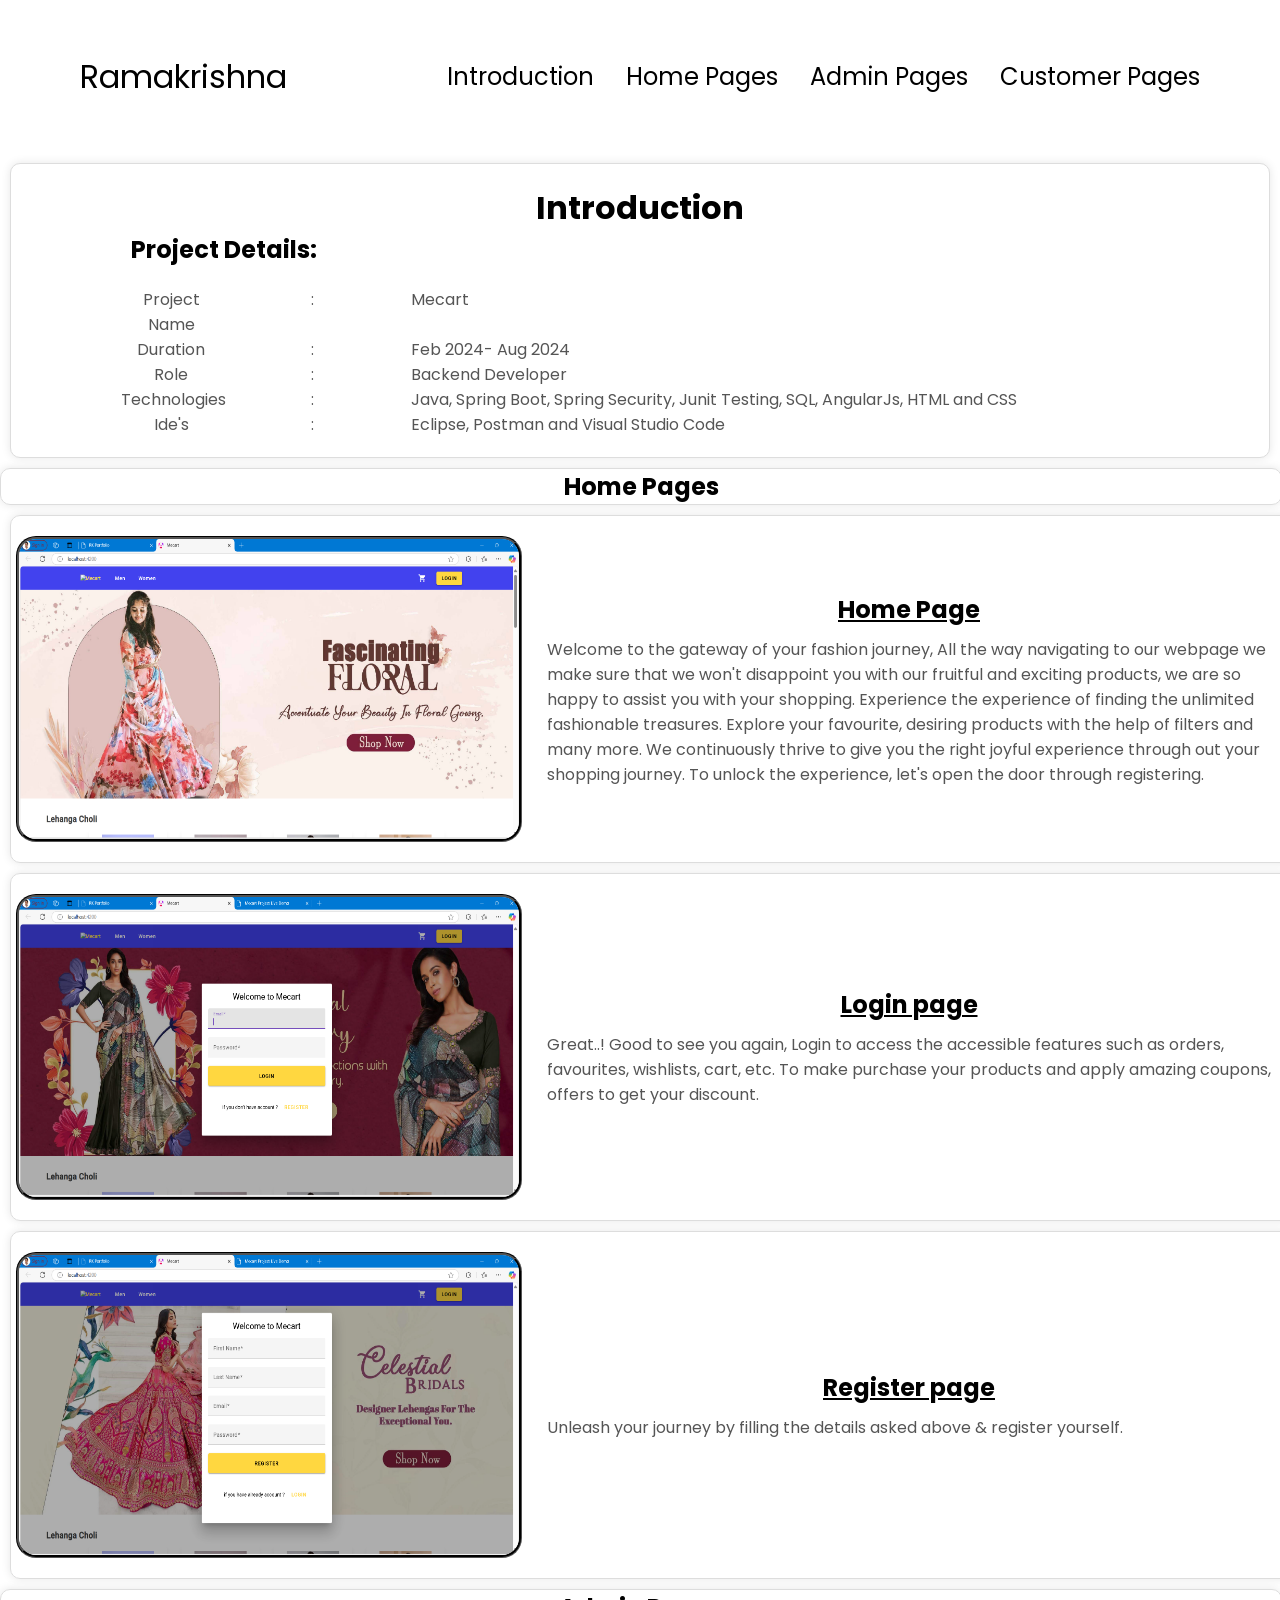
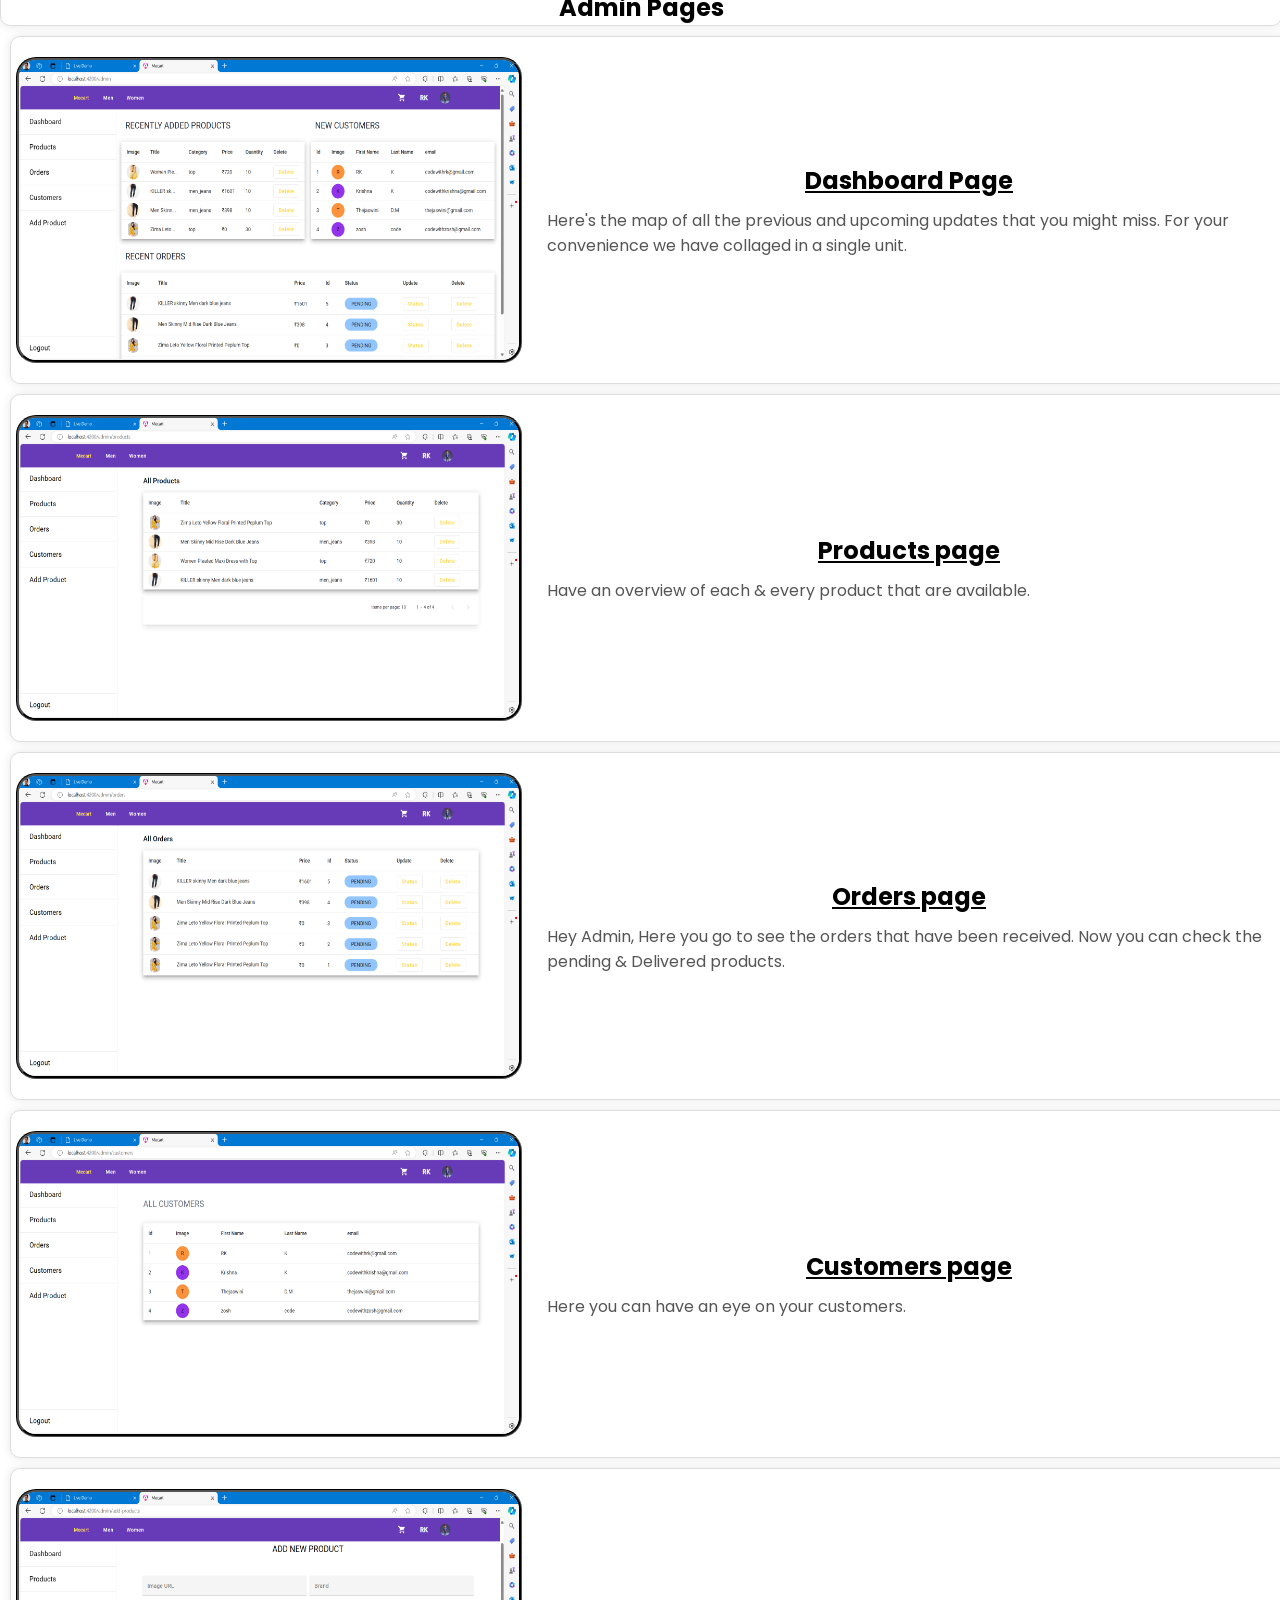
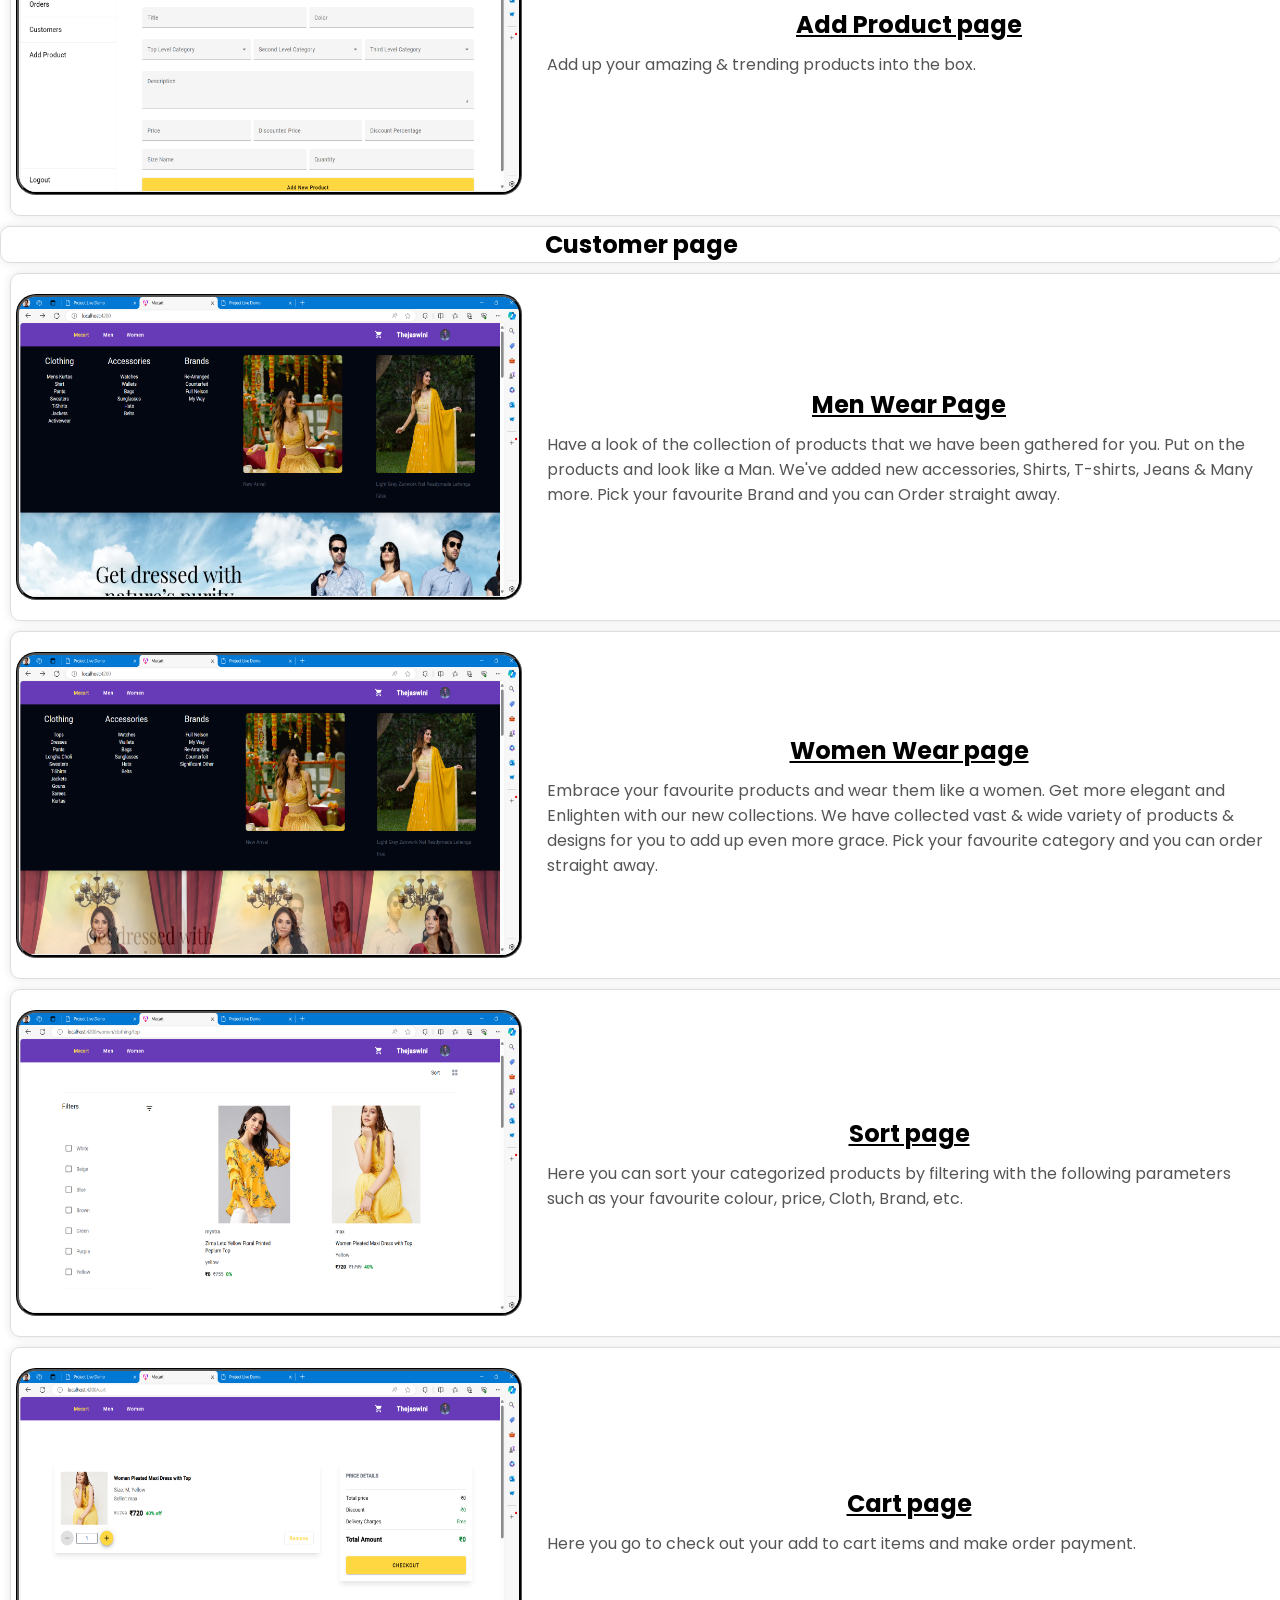
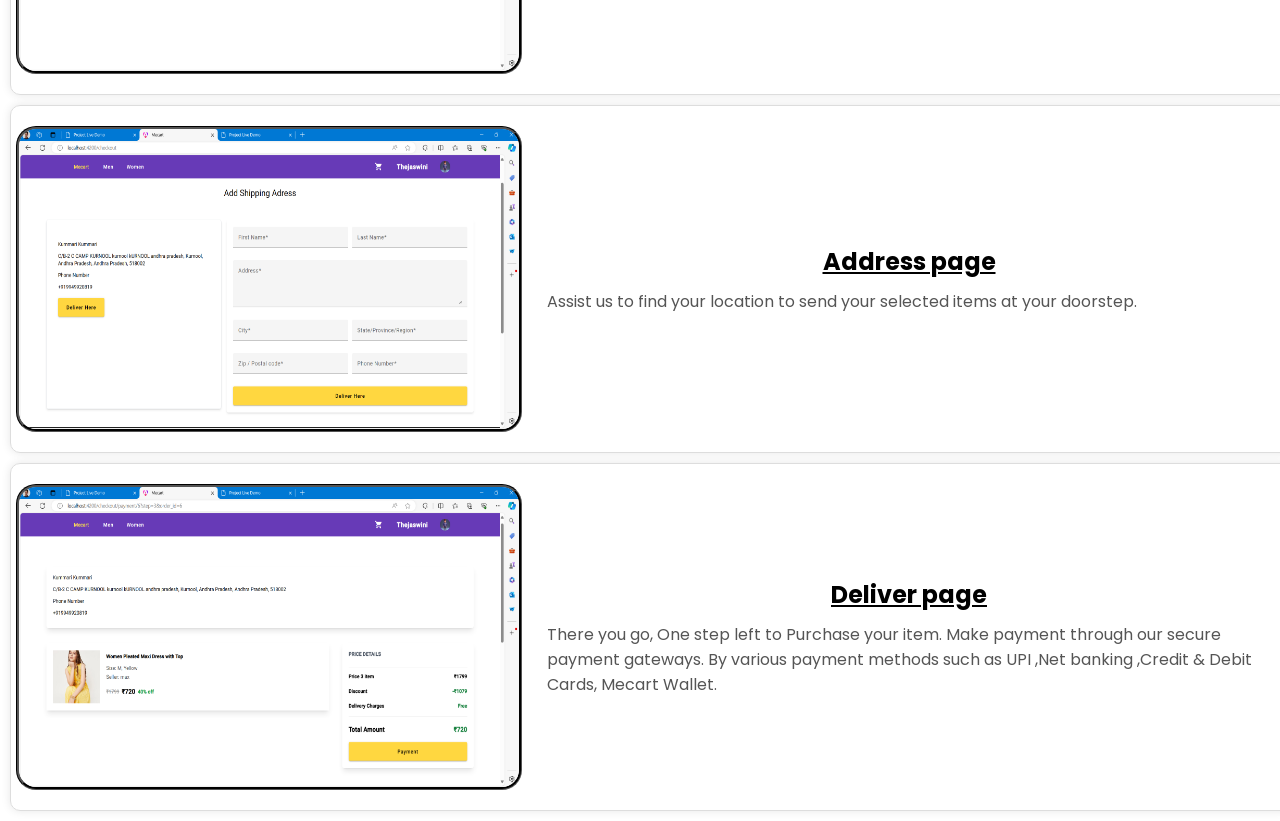
<file: Ramakrishna/MecartLiveDemo.html>
<!DOCTYPE html>
<html lang="en">
<head>
    <meta charset="UTF-8">
    <meta name="viewport" content="width=device-width, initial-scale=1.0">
    <title>Mecart Project Live Demo</title>
    <link rel="stylesheet" href="liveDemo.css" />
    <link rel="stylesheet" href="mecartMediaqueries.css" />
    <link rel="stylesheet" href="mediaqueries.css"/>
</head>
<body>
  <nav id="desktop-nav">
    <div class="logo">Ramakrishna</div>
    <div>
      <ul class="nav-links">
        <li><a href="#about">Introduction</a></li>
        <li><a href="#experience">Home Pages</a></li>
        <li><a href="#projects">Admin Pages</a></li>
        <li><a href="#contact">Customer Pages</a></li>
      </ul>
    </div>
  </nav>
  <nav id="hamburger-nav">
    <div class="logo">Ramakrishna</div>
    <div class="hamburger-menu">
      <div class="hamburger-icon" onclick="toggleMenu()">
        <span></span>
        <span></span>
        <span></span>
      </div>
      <div class="menu-links">
        <li><a href="#about" onclick="toggleMenu()">Introduction</a></li>
        <li><a href="#experience" onclick="toggleMenu()">Home Pages</a></li>
        <li><a href="#projects" onclick="toggleMenu()">Admin Pages</a></li>
        <li><a href="#contact" onclick="toggleMenu()">Customer Pages</a></li>
      </div>
    </div>
  </nav>
      <div id="about" class="introduction">
        <div class="introduction-1">
          <h1 > Introduction </h1>
          <h2>Project Details: </h2>
        </div>
      
        <div class="details">
          <div class="details-row">
            <p class="label">Project Name</p>
            <p class="colon">:</p>
            <p class="value">Mecart </p>
          </div>
          <div class="details-row">
            <p class="label">Duration</p>
            <p class="colon">:</p>
            <p class="value">Feb 2024- Aug 2024 </p>
          </div>
          <div class="details-row">
            <p class="label">Role</p>
            <p class="colon">:</p>
            <p class="value">Backend Developer</p>
          </div>
          <div class="details-row">
            <p class="label">Technologies</p>
            <p class="colon">:</p>
            <p class="value">Java, Spring Boot, Spring Security, Junit Testing, SQL, AngularJs, HTML and CSS</p>
          </div>
          <div class="details-row">
            <p class="label">Ide's</p>
            <p class="colon">:</p>
            <p class="value">Eclipse, Postman and Visual Studio Code</p>
          </div>
        </div>
      </div>
      <section id="experience" class="home-page-section">
        <div class="home-page">
          <h1>Home Pages</h1>
        </div>
      <div class="container">
        <img src="./livedemo-mecart-pics/home-page.png" alt="Home Page" >
        <div class="info">
          <h1>Home Page</h1>
          <p>Welcome to the gateway of your fashion journey, All the way navigating to our webpage we make sure that we won't disappoint you with our fruitful and exciting products, we are so happy to assist you with your shopping.
                  Experience the experience of finding the unlimited fashionable treasures. Explore your favourite, desiring products with the help of filters and many more. We continuously thrive to give you the  right joyful experience through out your shopping journey.
                 To unlock the experience, let's open the door through registering. </p>
        </div>
      </div>

      <div class="container">
        <img src="./livedemo-mecart-pics/LoginPage.png" alt="Login Page" >
        <div class="info">
          <h1>Login page</h1>
          <p>Great..! Good to see you again, Login to access the accessible features such as orders, favourites, wishlists, cart, etc. To make purchase your 	products and apply amazing coupons, offers to get your discount.
          </p>
        </div>
      </div>
      <div class="container">
        <img src="./livedemo-mecart-pics/RegisterPage.png" alt="Register Page" >
        <div class="info">
          <h1>Register page</h1>
          <p>Unleash your journey by filling the details asked above & register yourself.</p>
        </div>
      </div>
    </section>

    <section id="projects" class="home-page-section">
      <div class="home-page">
        <h1>Admin Pages</h1>
      </div>
    <div class="container">
      <img src="./livedemo-mecart-pics/Dashboard.png" alt="Dashboard Page" >
      <div class="info">
        <h1>Dashboard Page</h1>
        <p>Here's the map of all the previous and upcoming updates that you might miss. For your convenience we have collaged in a single unit.</p>
      </div>
    </div>

    <div class="container">
      <img src="./livedemo-mecart-pics/Products.png" alt="Products Page" >
      <div class="info">
        <h1>Products page</h1>
        <p>Have an overview of each & every product that are available.</p>
      </div>
    </div>
    <div class="container">
      <img src="./livedemo-mecart-pics/Orders.png" alt="Orders Page" >
      <div class="info">
        <h1>Orders page</h1>
        <p>Hey Admin, Here you go to see the orders that have been received.
				Now you can check the pending & Delivered products.</p>
      </div>
    </div>

    <div class="container">
      <img src="./livedemo-mecart-pics/customers.png" alt="Customers Page" >
      <div class="info">
        <h1>Customers page</h1>
        <p>Here you can have an eye on your customers. </p>
        </div>
    </div>

    <div class="container">
      <img src="./livedemo-mecart-pics/Add Products.png" alt="Add Product Page" >
      <div class="info">
        <h1>Add Product page</h1>
        <p>Add up your amazing & trending products into the box.</p>
        </div>
    </div>
  </section>

  <section id="contact" class="home-page-section">
    <div class="home-page">
      <h1>Customer page</h1>
    </div>
  <div class="container">
    <img src="./livedemo-mecart-pics/Menwear.png" alt="Men Wear Page" >
    <div class="info">
      <h1>Men Wear Page</h1>
      <p>Have a look of the collection of products that we have been gathered for you.
        Put on the products and look like a Man.
        We've added new accessories, Shirts, T-shirts, Jeans & Many more.
        Pick your favourite Brand and you can Order	straight away.</p>
    </div>
  </div>

  <div class="container">
    <img src="./livedemo-mecart-pics/womenwear.png" alt="Women Wear Page" >
    <div class="info">
      <h1>Women Wear page</h1>
      <p>Embrace your favourite products and wear them like a women.
        Get more elegant and Enlighten with our new collections.
          We have collected vast & wide variety of products & designs for you to add up even more grace.
        Pick your favourite category and you can order straight away.</p>
      </div>
  </div>

  <div class="container">
    <img src="./livedemo-mecart-pics/sorting.png" alt="Sorting Page" >
    <div class="info">
      <h1>Sort page</h1>
      <p>Here you can sort your categorized products by filtering with the following parameters such 	as your favourite colour, price, Cloth, Brand, etc.</p>
    </div>
  </div>

  <div class="container">
    <img src="./livedemo-mecart-pics/Cart.png" alt="Cart Page" >
    <div class="info">
      <h1>Cart page</h1>
      <p>Here you go to check out your add to cart items and make order payment.
      </p>
      </div>
  </div>

  <div class="container">
    <img src="./livedemo-mecart-pics/Address.png" alt="Address Page" >
    <div class="info">
      <h1>Address page</h1>
      <p>Assist us to find your location to send your selected items at your doorstep.</p>
      </div>
  </div>

  <div class="container">
    <img src="./livedemo-mecart-pics/Deliver.png" alt="Deliver Page" >
    <div class="info">
      <h1>Deliver page</h1>
      <P>There you go, One step left to Purchase your item. Make payment through our secure payment gateways. By various payment methods such as UPI ,Net banking ,Credit & Debit Cards, Mecart Wallet.</P>
      </div>
  </div>
</section>
      <script src="script.js"></script>
</body>
</html>
</file>
<file: Ramakrishna/style.css>
/* GENERAL */

@import url("https://fonts.googleapis.com/css2?family=Poppins:wght@300;400;500;600&display=swap");

* {
  margin: 0;
  padding: 0;
}

body {
  font-family: "Poppins", sans-serif;
}

html {
  scroll-behavior: smooth;
}

p {
  color: rgb(85, 85, 85);
}

/* TRANSITION */

a,
.btn {
  transition: all 300ms ease;
}

/* DESKTOP NAV */

nav,
.nav-links {
  display: flex;
}

nav {
  justify-content: space-around;
  align-items: center;
  height: 17vh;
}

.nav-links {
  gap: 2rem;
  list-style: none;
  font-size: 1.5rem;
}

a {
  color: black;
  text-decoration: none;
  text-decoration-color: white;
}

a:hover {
  color: grey;
  text-decoration: underline;
  text-underline-offset: 1rem;
  text-decoration-color: rgb(181, 181, 181);
}

.logo {
  font-size: 2rem;
}

.logo:hover {
  cursor: default;
}

/* HAMBURGER MENU */

#hamburger-nav {
  display: none;
}

.hamburger-menu {
  position: relative;
  display: inline-block;
}

.hamburger-icon {
  display: flex;
  flex-direction: column;
  justify-content: space-between;
  height: 24px;
  width: 30px;
  cursor: pointer;
}

.hamburger-icon span {
  width: 100%;
  height: 2px;
  background-color: black;
  transition: all 0.3 ease-in-out;
}

.menu-links {
  position: absolute;
  top: 100%;
  right: 0;
  background-color: white;
  width: fit-content;
  max-height: 0;
  overflow: hidden;
  transition: all 0.3 ease-in-out;
}

.menu-links a {
  display: block;
  padding: 10px;
  text-align: center;
  font-size: 1.5rem;
  color: black;
  text-decoration: none;
  transition: all 0.3 ease-in-out;
}

.menu-links li {
  list-style: none;
}

.menu-links.open {
  max-height: 300px;
}

.hamburger-icon.open span:first-child {
  transform: rotate(45deg) translate(10px, 5px);
}

.hamburger-icon.open span:nth-child(2) {
  opacity: 0;
}

.hamburger-icon.open span:last-child {
  transform: rotate(-45deg) translate(10px, -5px);
}

.hamburger-icon span:first-child {
  transform: none;
}

.hamburger-icon span:first-child {
  opacity: 1;
}

.hamburger-icon span:first-child {
  transform: none;
}

/* SECTIONS */

section {
  padding-top: 4vh;
  height: 96vh;
  margin: 0 10rem;
  box-sizing: border-box;
  min-height: fit-content;
}

.section-container {
  display: flex;
}

/* PROFILE SECTION */

#profile {
  display: flex;
  justify-content: center;
  gap: 5rem;
  height: 80vh;
}

.section__pic-container {
  display: flex;
  height: 400px;
  width: 400px;
  margin: auto 0;
  border-radius: 10px;
}
.main-image {
  border-radius: 40px;
  border-color: black;
  border-style:  groove;
}

.section__text {
  align-self: center;
  text-align: center;
}

.section__text p {
  font-weight: 600;
}

.section__text__p1 {
  text-align: center;
}

.section__text__p2 {
  font-size: 1.75rem;
  margin-bottom: 1rem;
}

.title {
  font-size: 3rem;
  text-align: center;
}

#socials-container {
  display: flex;
  justify-content: center;
  margin-top: 1rem;
  gap: 1rem;
}

/* ICONS */

.icon {
  cursor: pointer;
  height: 2rem;
}

/* BUTTONS */

.btn-container {
  display: flex;
  justify-content: center;
  gap: 1rem;
}

.btn {
  font-weight: 600;
  transition: all 300ms ease;
  padding: 1rem;
  width: 8rem;
  border-radius: 2rem;
}

.btn-color-1,
.btn-color-2 {
  border: rgb(53, 53, 53) 0.1rem solid;
}

.btn-color-1:hover,
.btn-color-2:hover {
  cursor: pointer;
}

.btn-color-1,
.btn-color-2:hover {
  background: rgb(53, 53, 53);
  color: white;
}


.btn-color-1:hover {
  background: white;
  color: black;
 
}

.btn-color-2 {
  background: none;
}

.btn-color-2:hover {
  border: rgb(255, 255, 255) 0.1rem solid;
}

.btn-container {
  gap: 1rem;
}

/* ABOUT SECTION */

#about {
  position: relative;
}

.about-containers {
  gap: 2rem;
  margin-bottom: 2rem;
  margin-top: 2rem;
}

.about-details-container {
  justify-content: center;
  flex-direction: column;
}

.about-containers,
.about-details-container {
  display: flex;
}

.about-pic {
  border-radius: 2rem;
}

.arrow {
  position: absolute;
  right: -5rem;
  bottom: 2.5rem;
}

.details-container {
  padding: 1.5rem;
  flex: 1;
  background: white;
  border-radius: 2rem;
  border: rgb(53, 53, 53) 0.1rem solid;
  border-color: rgb(163, 163, 163);
  text-align: center;
}

.section-container {
  gap: 4rem;
  height: 80%;
}

.section__pic-container {
  height: 400px;
  width: 400px;
  margin: auto 0;
}

/* EXPERIENCE SECTION */

#experience {
  position: relative;
}

.experience-sub-title {
  color: rgb(85, 85, 85);
  font-weight: 600;
  font-size: 1.75rem;
  margin-bottom: 2rem;
}

.experience-details-container {
  display: flex;
  justify-content: center;
  flex-direction: column;
}

.article-container {
  display: flex;
  text-align: initial;
  flex-wrap: wrap;
  flex-direction: row;
  gap: 2.5rem;
  justify-content: space-around;
}

article {
  display: flex;
  width: 10rem;
  justify-content: space-around;
  gap: 0.5rem;
}

article .icon {
  cursor: default;
}

/* PROJECTS SECTION */

#projects {
  position: relative;
}

.color-container {
  border-color: rgb(163, 163, 163);
  background: rgb(250, 250, 250);
}

.project-img {
  border-radius: 2rem;
  width: 90%;
  height: 150px;
}

.project-title {
  margin: 1rem;
  color: black;
}

.project-btn {
  color: black;
  border-color: rgb(163, 163, 163);
}

/* CONTACT */

#contact {
  display: flex;
  justify-content: center;
  flex-direction: column;
  height: 70vh;
}

.contact-info-upper-container {
  display: flex;
  justify-content: center;
  border-radius: 2rem;
  border: rgb(53, 53, 53) 0.1rem solid;
  border-color: rgb(163, 163, 163);
  background: (250, 250, 250);
  margin: 2rem auto;
  padding: 0.5rem;
}

.contact-info-container {
  display: flex;
  align-items: center;
  justify-content: center;
  gap: 0.5rem;
  margin: 1rem;
}

.contact-info-container p {
  font-size: larger;
}

.contact-icon {
  cursor: default;
}

.email-icon {
  height: 2.5rem;
}

/* FOOTER SECTION */

footer {
  height: 26vh;
  margin: 0 1rem;
}

footer p {
  text-align: center;
}


/* Blogs */

.blog-title {
  margin-top: 0;
  text-align: center;
  font-size: 30px;
  font-weight: bold;
  /* margin-bottom: 50px; */
  margin-bottom: 0;
}

.main-blog {
  /* margin-top: 50px; */
  display: flex;
  justify-content: space-evenly;
  align-items: center;
  /* margin-bottom: 50px; */
  flex-wrap: wrap;
}
.blogs {
  display: flex;
  justify-content: space-evenly;
  align-items: center;
  flex-wrap: wrap;
}

.blog {
  width: 300px;
  height: 300px;
  overflow: hidden;
  position: relative;
  border-radius: 10px;
  gap: inherit;
  margin: 1rem;
  font-family: Poppins;
}
.blog img {
  width: 100%;
  height: 100%;
  border-radius: 10px;
  /* border-style: groove;
  border-color: rgb(163, 163, 163); */
  
}
.blog:hover {
  cursor: pointer;
  /* border-style: groove;
  border-color: rgb(163, 163, 163); */
  box-shadow: 0 0 10px rgba(0, 0, 0, 0.2);
}

.content {
  position: absolute;
  z-index: 10;
  bottom: -100%;
  background-color: #fff;
  transition: 0.3s;
  height: 100px;
  /* padding: 2px 5px 0 5px; */
  border-top-left-radius: 10px;
  border-top-right-radius: 10px;
  width: 100%;

}

.blog:hover .content {
  bottom: 0;
  /* border-style: groove;
  border-color: rgb(163, 163, 163); */
  
}

.blog .content p {
  color: #000;
  width: 100%;
  
}
.blog:hover img {
  transition: 0.3s;
  transform: scale(1.5);
  filter: (2px);
}

.blog .content h1 {
  text-align: center;
  font-size: 20px;
  font-weight: 700;
}

.blog .content h2 {
  text-align: center;
  font-size: 15px;
  
}

.blog .content p {
  text-align: center;
  font-size: 12px;
  font-weight: 700;
  margin-bottom: 0;
}


/* contact me */

/* .contact-me img {
  width: 300px;
  height: 350px;
  align-items: center;
  margin-left: 430px;
} */

.contact-me {
  text-align: center;
  margin: 20px 0;
}

.contact-me img {
  width: 70%;
  max-width: 200px;
  height: 300px;
}
</file>
<file: Ramakrishna/mediaqueries.css>
@media screen and (max-width: 1400px) {
  #profile {
    height: 83vh;
    margin-bottom: 6rem;
  }
  .about-containers {
    flex-wrap: wrap;
  }
  #contact,
  #projects {
    height: fit-content;
  }
}

@media screen and (max-width: 1200px) {
  #desktop-nav {
    display: none;
  }
  #hamburger-nav {
    display: flex;
  }
  #experience,
  .experience-details-container {
    margin-top: 2rem;
  }
  #profile,
  .section-container {
    display: block;
  }
  .arrow {
    display: none;
  }
  section,
  .section-container {
    height: fit-content;
  }
  section {
    margin: 0 5%;
  }
  .section__pic-container {
    width: 275px;
    height: 275px;
    margin: 0 auto 2rem;
  }
  .about-containers {
    margin-top: 0;
  }
}

@media screen and (max-width: 600px) {
  #contact,
  footer {
    height: 80vh;
  }
  #profile {
    height: 83vh;
    margin-bottom: 0;
  }

  #contact-me {
    margin-left: 0px;

  }

  article {
    font-size: 1rem;
  }
  footer nav {
    height: fit-content;
    margin-bottom: 2rem;
  }
  .about-containers,
  .contact-info-upper-container,
  .btn-container {
    flex-wrap: wrap;
  }
  .contact-info-container {
    margin: 0;
  }
  .contact-info-container p,
  .nav-links li a {
    font-size: 1rem;
  }
  .experience-sub-title {
    font-size: 1.25rem;
  }
  .logo {
    font-size: 1.5rem;
  }
  .nav-links {
    flex-direction: column;
    gap: 0.5rem;
    text-align: center;
  }
  .section__pic-container {
    width: auto;
    height: 46vw;
    justify-content: center;
  }
  .section__text__p2 {
    font-size: 1.25rem;
  }
  .title {
    font-size: 2rem;
  }
  .text-container {
    text-align: justify;
  }
}

/* blogs */

@media (min-width: 1024px) and (max-width: 1440px) {
  .main-blog {
    padding: 40px;
  }

  .blogs {
    justify-content: space-around;
  }

  .blog {
    width: 48%; /* Two blogs side by side */
  }

  .blog img {
    height: 200px;
    object-fit: cover;
  }

  .blog .content {
    padding: 15px;
  }

  .blog h1 {
    font-size: 1.8rem;
  }

  .blog h2 {
    font-size: 1.5rem;
  }

  .blog p {
    font-size: 1.1rem;
  }
}
</file>
<file: Ramakrishna/liveDemo.css>
/* #Home Page */
.home-page {
  text-align: center;
  /* display: flex; */
  border: 1px solid #ddd;
  overflow: hidden;
  width:100%;
  box-shadow: 0 0 10px rgb(0, 0, 0, 0.1);
  border-radius: 10px;

}

.container {
  display: flex;
  margin: 10px;
  border: 1px solid #ddd;
  overflow: hidden;
  width:100%;
  box-shadow: 0 0 10px rgb(0, 0, 0, 0.1);
  border-radius: 10px;
  align-items: center;
}

.container img {
  width: 500px;
  height: 300px;
  border-radius: 20px;
  border-color: black;
  border-style: groove;
  margin: 20px 5px;

  max-width: 91%;

  align-self: center;

  /* width: 50%;
    max-width: 400px;
    height: auto;
    margin-right: 20px;
    align-self: center; */
}
.info {
  padding: 20px;
  /* text-align: center; */
  flex: 1;
  /* max-width: 600px; */
}

.info h1 {
  margin: 0 0 10px;
  text-align: center;
  text-decoration: underline;
}

.info p {
  margin: 0;
}


  
  
@media (max-width: 1200px) {

  .container img {
    width: 100%;
  }


  .info h1 {
    font-size: 24px;
  }

  .info p {
    font-size: 16px;
  }
}

/* For screens up to 1000px wide */
@media (max-width: 1000px) {
 

  .info h1 {
    font-size: 22px;
  }

  .info p {
    font-size: 14px;
  }

  .container {
    flex-direction: column;
  }

  .container img {
    width: 100%;
    margin-right: 0;
    margin-bottom: 10px;
  }

  .info {
    max-width: 100%;
  }
}

/* For screens up to 786px wide */
@media (max-width: 786px) {

  .container img {
    width: 100%;
    margin-right: 0;
    margin-bottom: 10px;
  }

  .info h1 {
    font-size: 20px;
  }

  .info p {
    font-size: 12px;
  }
}

/* For screens up to 500px wide */
@media (max-width: 500px) {
  /* .logo {
    font-size: 18px;
  }

  .nav-links a {
    font-size: 12px;
  } */

  .info h1 {
    font-size: 18px;
  }

  .info p {
    font-size: 10px;
  }

  .container img {
    width: 100%;
  }

  .info {
    max-width: 100%;
  }
}




@media screen and (max-width: 1400px) {
  #admin-page,
  #customer-page {
    height: fit-content;
  }
}

@media screen and (max-width: 1200px) {
  #desktop-nav {
    display: none;
  }
  #hamburger-nav {
    display: flex;
  }
  #home-page,
  .experience-details-container {
    margin-top: 2rem;
  }
  
}

@media screen and (max-width: 600px) {
  #contact,
  footer {
    height: 40vh;
  }
  #profile {
    height: 83vh;
    margin-bottom: 0;
  }
  article {
    font-size: 1rem;
  }
  footer nav {
    height: fit-content;
    margin-bottom: 2rem;
  }
  .about-containers,
  .contact-info-upper-container,
  .btn-container {
    flex-wrap: wrap;
  }
  .contact-info-container {
    margin: 0;
  }
  .contact-info-container p,
  .nav-links li a {
    font-size: 1rem;
  }
  .experience-sub-title {
    font-size: 1.25rem;
  }
  .logo {
    font-size: 1.5rem;
  }
  .nav-links {
    flex-direction: column;
    gap: 0.5rem;
    text-align: center;
  }
  .section__pic-container {
    width: auto;
    height: 46vw;
    justify-content: center;
  }
  .section__text__p2 {
    font-size: 1.25rem;
  }
  .title {
    font-size: 2rem;
  }
  .text-container {
    text-align: justify;
  }
}
</file>
<file: Ramakrishna/mecartMediaqueries.css>
@import url("https://fonts.googleapis.com/css2?family=Poppins:wght@300;400;500;600&display=swap");

* {
  margin: 0;
  padding: 0;
}

body {
  font-family: "Poppins", sans-serif;
}

html {
  scroll-behavior: smooth;
}

p {
  color: rgb(85, 85, 85);
}

/* TRANSITION */

a,
.btn {
  transition: all 300ms ease;
}

/* DESKTOP NAV */

nav,
.nav-links {
  display: flex;
}

nav {
  justify-content: space-around;
  align-items: center;
  height: 17vh;
}

.nav-links {
  gap: 2rem;
  list-style: none;
  font-size: 1.5rem;
}

a {
  color: black;
  text-decoration: none;
  text-decoration-color: white;
}

a:hover {
  color: grey;
  text-decoration: underline;
  text-underline-offset: 1rem;
  text-decoration-color: rgb(181, 181, 181);
}

.logo {
  font-size: 2rem;
}

.logo:hover {
  cursor: default;
}

/* HAMBURGER MENU */

#hamburger-nav {
  display: none;
}

.hamburger-menu {
  position: relative;
  display: inline-block;
}

.hamburger-icon {
  display: flex;
  flex-direction: column;
  justify-content: space-between;
  height: 24px;
  width: 30px;
  cursor: pointer;
}

.hamburger-icon span {
  width: 100%;
  height: 2px;
  background-color: black;
  transition: all 0.3 ease-in-out;
}

.menu-links {
  position: absolute;
  top: 100%;
  right: 0;
  background-color: white;
  width: fit-content;
  max-height: 0;
  overflow: hidden;
  transition: all 0.3 ease-in-out;
}

.menu-links a {
  display: block;
  padding: 10px;
  text-align: center;
  font-size: 1.5rem;
  color: black;
  text-decoration: none;
  transition: all 0.3 ease-in-out;
}

.menu-links li {
  list-style: none;
}

.menu-links.open {
  max-height: 300px;
}

.hamburger-icon.open span:first-child {
  transform: rotate(45deg) translate(10px, 5px);
}

.hamburger-icon.open span:nth-child(2) {
  opacity: 0;
}

.hamburger-icon.open span:last-child {
  transform: rotate(-45deg) translate(10px, -5px);
}

.hamburger-icon span:first-child {
  transform: none;
}

.hamburger-icon span:first-child {
  opacity: 1;
}

.hamburger-icon span:first-child {
  transform: none;
}


@media screen and (max-width: 1400px) {
  #profile {
    height: 83vh;
    margin-bottom: 6rem;
  }
  .about-containers {
    flex-wrap: wrap;
  }
  #contact,
  #projects {
    height: fit-content;
  }
}

@media screen and (max-width: 1200px) {
  #desktop-nav {
    display: none;
  }
  #hamburger-nav {
    display: flex;
  }
  #experience,
  .experience-details-container {
    margin-top: 2rem;
  }
  #profile,
  .section-container {
    display: block;
  }
  .arrow {
    display: none;
  }
  section,
  .section-container {
    height: fit-content;
  }
  section {
    margin: 0 5%;
  }
  .section__pic-container {
    width: 275px;
    height: 275px;
    margin: 0 auto 2rem;
  }
  .about-containers {
    margin-top: 0;
  }
}

@media screen and (max-width: 600px) {
  #contact,
  footer {
    height: 40vh;
  }
  #profile {
    height: 83vh;
    margin-bottom: 0;
  }
  article {
    font-size: 1rem;
  }
  footer nav {
    height: fit-content;
    margin-bottom: 2rem;
  }
  .about-containers,
  .contact-info-upper-container,
  .btn-container {
    flex-wrap: wrap;
  }
  .contact-info-container {
    margin: 0;
  }
  .contact-info-container p,
  .nav-links li a {
    font-size: 1rem;
  }
  .experience-sub-title {
    font-size: 1.25rem;
  }
  .logo {
    font-size: 1.5rem;
  }
  .nav-links {
    flex-direction: column;
    gap: 0.5rem;
    text-align: center;
  }
  .section__pic-container {
    width: auto;
    height: 46vw;
    justify-content: center;
  }
  .section__text__p2 {
    font-size: 1.25rem;
  }
  .title {
    font-size: 2rem;
  }
  .text-container {
    text-align: justify;
  }
}



/* Introduction */

@media (max-width: 1200px) {
  .introduction {
      padding: 15px;
  }

  .details-row {
      /* flex-direction: column;
      align-items: flex-start; */

      /* flex-direction: column; */
      display: flex;
  }

  .label{
    
  }
  .label, .colon, .value {
      /* padding: 0;
      display: flex; */
  }
}

/* For screens up to 1000px wide */
@media (max-width: 1000px) {
  .introduction {
      padding: 10px;
  }

  .introduction-1 h1 {
      font-size: 28px;
  }

  .introduction-1 h2 {
      font-size: 20px;
  }

  .details-row {
      margin-bottom: 8px;
  }

  .label, .colon, .value {
      padding: 5px 0;
  }
}

/* For screens up to 786px wide */
@media (max-width: 786px) {
  .introduction {
      padding: 10px;
  }

  .introduction-1 h1 {
      font-size: 24px;
  }

  .introduction-1 h2 {
      font-size: 18px;
  }

  .details-row {
      /* flex-direction: column;
      align-items: flex-start; */
  }

  .label, .colon, .value {
      padding: 5px 0;
  }
}

/* For screens up to 500px wide */
@media (max-width: 500px) {
  .introduction {
      padding: 5px;
  }

  .introduction-1 h1 {
      font-size: 20px;
  }

  .introduction-1 h2 {
      font-size: 16px;
  }

  .introduction p{
    font-size: 14px;
    margin: 0;
  }

  .details-row {
      /* flex-direction: column;
      align-items: flex-start; */
  }

  .label, .colon, .value {
      /* padding: 5px 0; */
  }
}

/* For screens up to 375px wide */
@media (max-width: 375px) {
  .introduction {
      padding: 5px;
  }

  .introduction-1 h1 {
      font-size: 18px;
  }

  .introduction-1 h2 {
      font-size: 14px;
  }

  .introduction p{
    font-size: 5px;
    margin: 0;
  }
}

.introduction {
  padding: 20px;
  margin: 10px 10px;
  background-color: white;
  border: 1px solid #ddd;
  overflow: hidden;
  border-radius: 10px;
  box-shadow: 0 0 10px rgba(0,0,0,0.1);
}

.introduction-1 h1 {
  margin: 0;
  text-align: center;
  padding: 0;
}

.introduction-1 h2 {
  margin: 0 100px; 
}

.details {
  margin-top: 20px;
  gap: 10px;
}

.details-row {
  display: flex;
  
}

.label, .colon, .value {
  margin: 0;
  padding: 0 ;
}


.label {
  width: 100px;
  text-align: center;
  margin: 0  90px  ; 
}

.colon {
  width: 100px;
  /* text-align: left; */
}

.value {
  flex: 1;
  /* text-align: left; */
}
</file>
